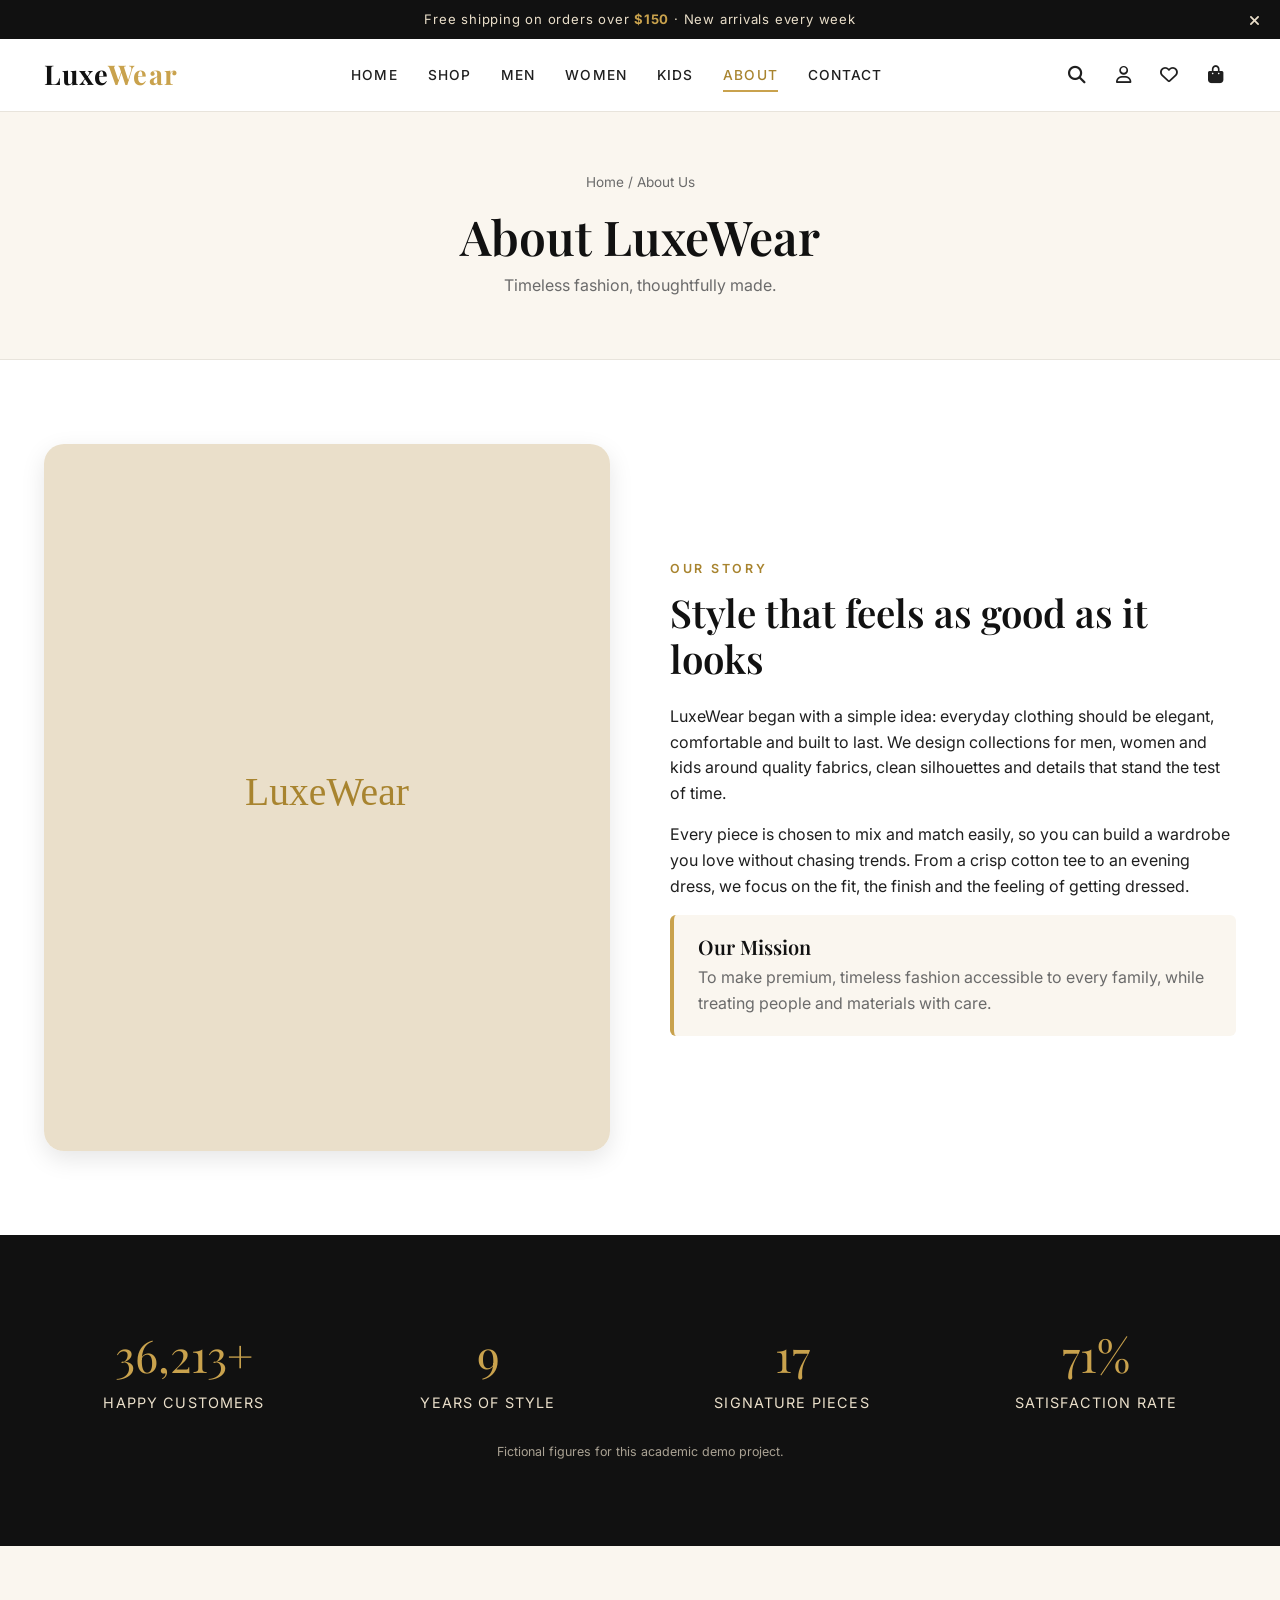
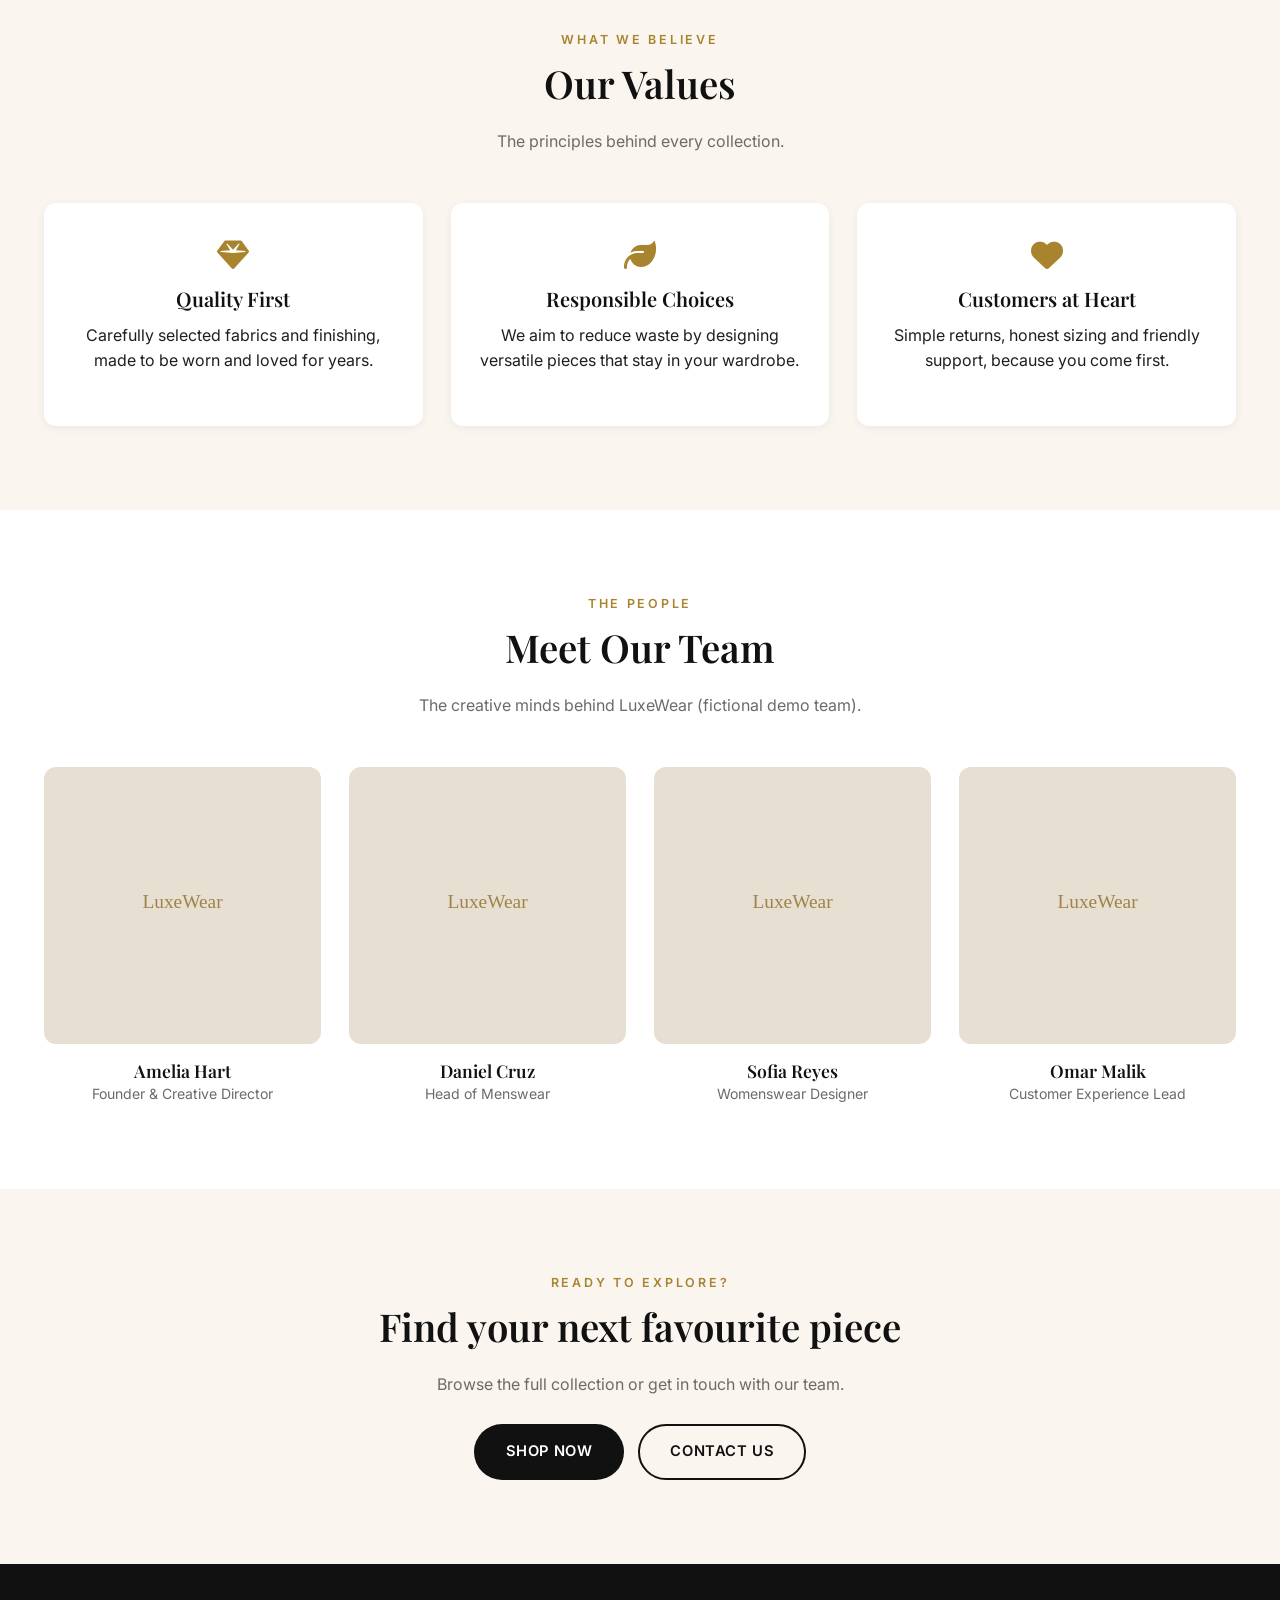
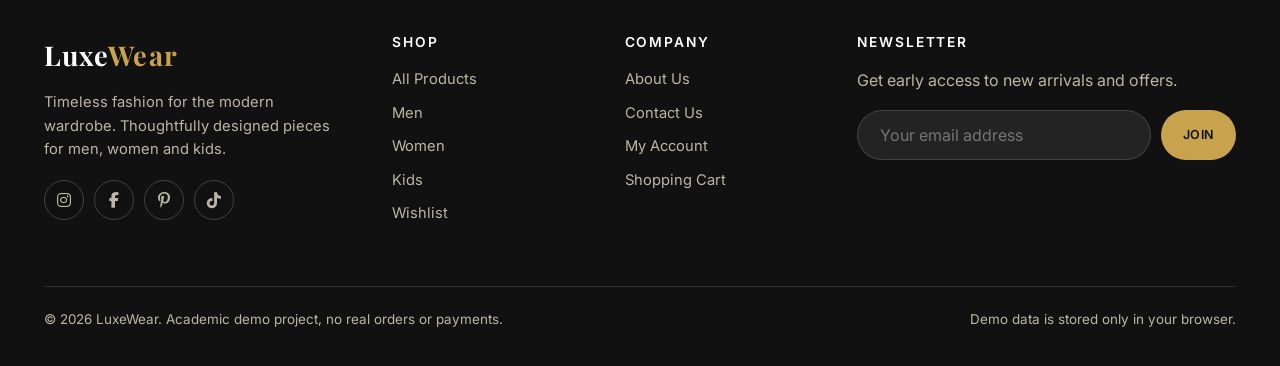
<file: about.html>
<!DOCTYPE html>
<html lang="en">
<head>
  <meta charset="UTF-8">
  <meta name="viewport" content="width=device-width, initial-scale=1">
  <meta name="description" content="Learn about LuxeWear: our story, mission, values and team. Academic demo brand.">
  <title>About Us – LuxeWear</title>

  <script>document.documentElement.classList.add('js');</script>

  <link rel="preconnect" href="https://fonts.googleapis.com">
  <link rel="preconnect" href="https://fonts.gstatic.com" crossorigin>
  <link rel="stylesheet" href="https://fonts.googleapis.com/css2?family=Inter:wght@400;500;600;700&family=Playfair+Display:wght@500;600;700&display=swap">
  <link rel="stylesheet" href="https://cdnjs.cloudflare.com/ajax/libs/font-awesome/6.5.1/css/all.min.css">

  <link rel="stylesheet" href="assets/css/style.css">
  <link rel="stylesheet" href="assets/css/responsive.css">
  <link rel="stylesheet" href="assets/css/animations.css">
</head>
<body data-page="about">

  <div id="site-header"></div>

  <main id="main-content">

    <section class="page-banner">
      <div class="container">
        <nav class="breadcrumb" aria-label="Breadcrumb">
          <a href="index.html">Home</a> / <span>About Us</span>
        </nav>
        <h1>About LuxeWear</h1>
        <p>Timeless fashion, thoughtfully made.</p>
      </div>
    </section>

    <!-- ===== Brand story ===== -->
    <section class="section">
      <div class="container">
        <div class="split">
          <img class="reveal-left"
               src="https://images.unsplash.com/photo-1441984904996-e0b6ba687e04?auto=format&fit=crop&w=900&h=1100&q=80"
               alt="Inside a LuxeWear boutique" loading="lazy">

          <div class="reveal-right">
            <span class="section-eyebrow">Our Story</span>
            <h2>Style that feels as good as it looks</h2>
            <p>
              LuxeWear began with a simple idea: everyday clothing should be elegant, comfortable and
              built to last. We design collections for men, women and kids around quality fabrics,
              clean silhouettes and details that stand the test of time.
            </p>
            <p>
              Every piece is chosen to mix and match easily, so you can build a wardrobe you love
              without chasing trends. From a crisp cotton tee to an evening dress, we focus on the
              fit, the finish and the feeling of getting dressed.
            </p>

            <div class="mission-box">
              <h3>Our Mission</h3>
              <p>To make premium, timeless fashion accessible to every family, while treating people and materials with care.</p>
            </div>
          </div>
        </div>
      </div>
    </section>

    <!-- ===== Stats ===== -->
    <section class="section section-dark">
      <div class="container">
        <div class="stats-grid" data-stagger>
          <div class="reveal">
            <span class="stat-number" data-count-to="50000" data-suffix="+">50,000+</span>
            <span class="stat-label">Happy Customers</span>
          </div>
          <div class="reveal">
            <span class="stat-number" data-count-to="12" data-suffix="">12</span>
            <span class="stat-label">Years of Style</span>
          </div>
          <div class="reveal">
            <span class="stat-number" data-count-to="24" data-suffix="">24</span>
            <span class="stat-label">Signature Pieces</span>
          </div>
          <div class="reveal">
            <span class="stat-number" data-count-to="98" data-suffix="%">98%</span>
            <span class="stat-label">Satisfaction Rate</span>
          </div>
        </div>
        <p class="stats-note">Fictional figures for this academic demo project.</p>
      </div>
    </section>

    <!-- ===== Values ===== -->
    <section class="section section-cream">
      <div class="container">
        <div class="section-header reveal">
          <span class="section-eyebrow">What We Believe</span>
          <h2>Our Values</h2>
          <p class="section-subtitle">The principles behind every collection.</p>
        </div>

        <div class="values-grid" data-stagger>
          <div class="value-card reveal">
            <i class="fa-solid fa-gem"></i>
            <h3>Quality First</h3>
            <p>Carefully selected fabrics and finishing, made to be worn and loved for years.</p>
          </div>
          <div class="value-card reveal">
            <i class="fa-solid fa-leaf"></i>
            <h3>Responsible Choices</h3>
            <p>We aim to reduce waste by designing versatile pieces that stay in your wardrobe.</p>
          </div>
          <div class="value-card reveal">
            <i class="fa-solid fa-heart"></i>
            <h3>Customers at Heart</h3>
            <p>Simple returns, honest sizing and friendly support, because you come first.</p>
          </div>
        </div>
      </div>
    </section>

    <!-- ===== Team ===== -->
    <section class="section">
      <div class="container">
        <div class="section-header reveal">
          <span class="section-eyebrow">The People</span>
          <h2>Meet Our Team</h2>
          <p class="section-subtitle">The creative minds behind LuxeWear (fictional demo team).</p>
        </div>

        <div class="team-grid" data-stagger>
          <div class="team-card reveal">
            <img src="https://images.unsplash.com/photo-1573496359142-b8d87734a5a2?auto=format&fit=crop&w=600&h=600&q=80" alt="Portrait of Amelia Hart" loading="lazy">
            <h3>Amelia Hart</h3>
            <p>Founder &amp; Creative Director</p>
          </div>
          <div class="team-card reveal">
            <img src="https://images.unsplash.com/photo-1507003211169-0a1dd7228f2d?auto=format&fit=crop&w=600&h=600&q=80" alt="Portrait of Daniel Cruz" loading="lazy">
            <h3>Daniel Cruz</h3>
            <p>Head of Menswear</p>
          </div>
          <div class="team-card reveal">
            <img src="https://images.unsplash.com/photo-1494790108377-be9c29b29330?auto=format&fit=crop&w=600&h=600&q=80" alt="Portrait of Sofia Reyes" loading="lazy">
            <h3>Sofia Reyes</h3>
            <p>Womenswear Designer</p>
          </div>
          <div class="team-card reveal">
            <img src="https://images.unsplash.com/photo-1472099645785-5658abf4ff4e?auto=format&fit=crop&w=600&h=600&q=80" alt="Portrait of Omar Malik" loading="lazy">
            <h3>Omar Malik</h3>
            <p>Customer Experience Lead</p>
          </div>
        </div>
      </div>
    </section>

    <!-- ===== Call to action ===== -->
    <section class="section section-cream">
      <div class="container text-center reveal">
        <span class="section-eyebrow">Ready to Explore?</span>
        <h2>Find your next favourite piece</h2>
        <p class="section-subtitle" style="margin-bottom: 26px;">Browse the full collection or get in touch with our team.</p>
        <div class="hero-buttons" style="justify-content: center;">
          <a href="shop.html" class="btn btn-primary">Shop Now</a>
          <a href="contact.html" class="btn btn-outline">Contact Us</a>
        </div>
      </div>
    </section>

  </main>

  <footer id="site-footer"></footer>

  <script src="assets/js/products.js"></script>
  <script src="assets/js/storage.js"></script>
  <script src="assets/js/common.js"></script>
  <script src="assets/js/animations.js"></script>
</body>
</html>
</file>
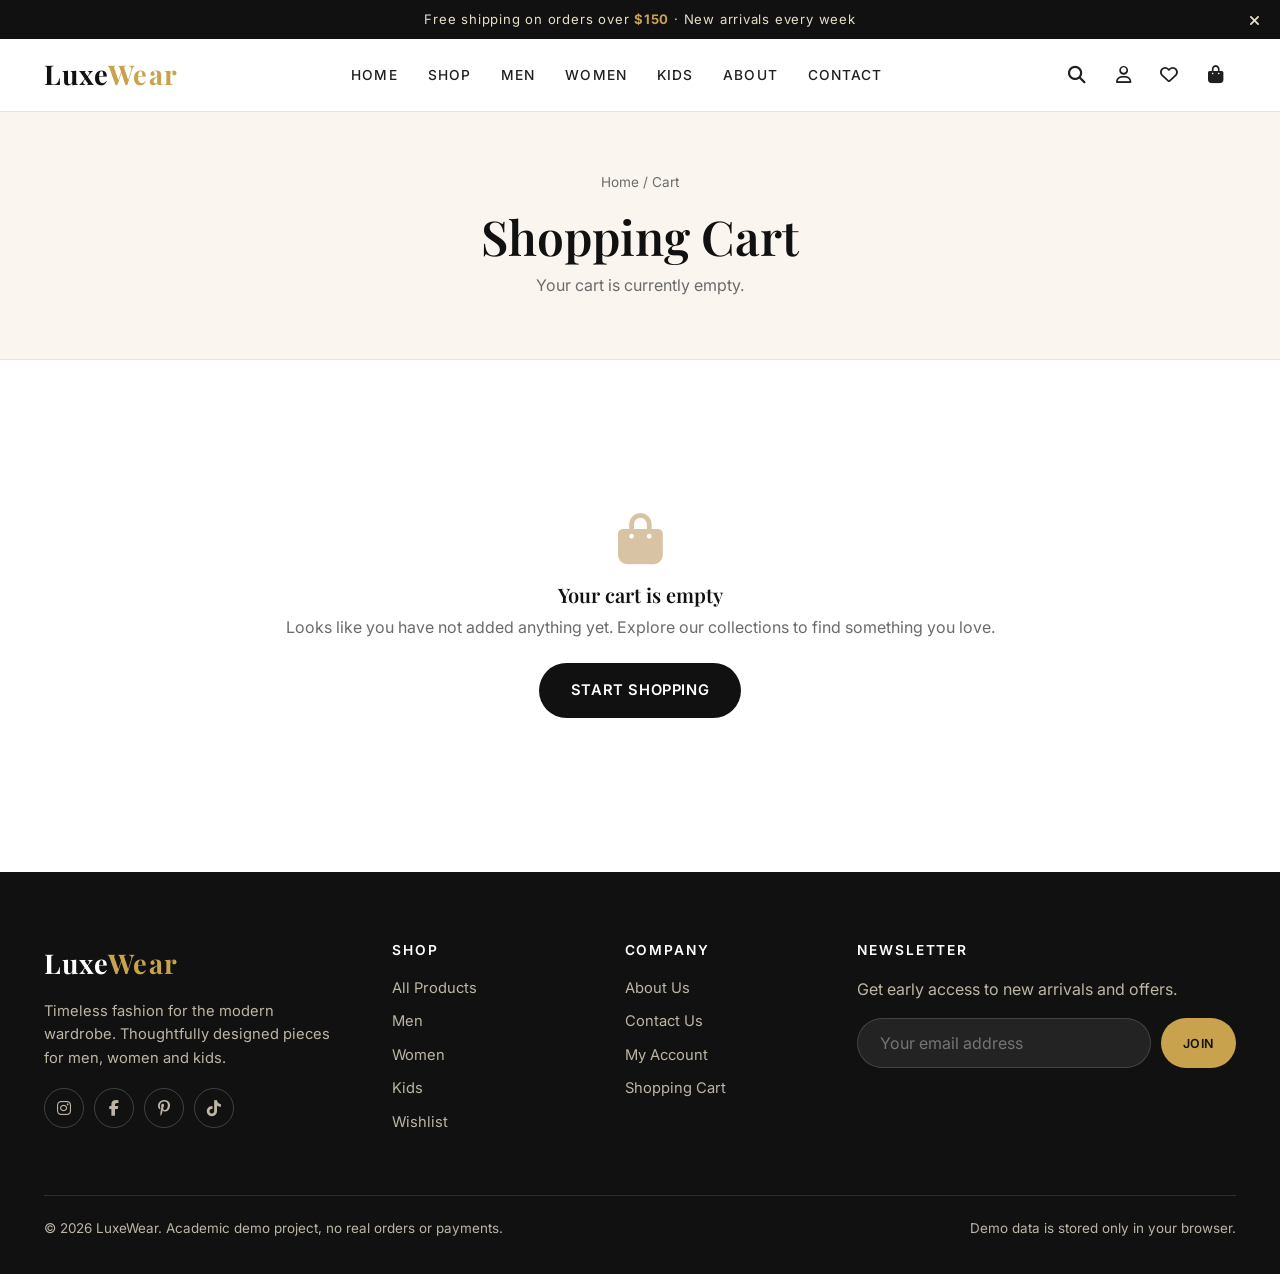
<file: cart.html>
<!DOCTYPE html>
<html lang="en">
<head>
  <meta charset="UTF-8">
  <meta name="viewport" content="width=device-width, initial-scale=1">
  <meta name="description" content="Review the items in your LuxeWear shopping cart.">
  <title>Shopping Cart – LuxeWear</title>

  <script>document.documentElement.classList.add('js');</script>

  <link rel="preconnect" href="https://fonts.googleapis.com">
  <link rel="preconnect" href="https://fonts.gstatic.com" crossorigin>
  <link rel="stylesheet" href="https://fonts.googleapis.com/css2?family=Inter:wght@400;500;600;700&family=Playfair+Display:wght@500;600;700&display=swap">
  <link rel="stylesheet" href="https://cdnjs.cloudflare.com/ajax/libs/font-awesome/6.5.1/css/all.min.css">

  <link rel="stylesheet" href="assets/css/style.css">
  <link rel="stylesheet" href="assets/css/responsive.css">
  <link rel="stylesheet" href="assets/css/animations.css">
</head>
<body data-page="cart">

  <div id="site-header"></div>

  <main id="main-content">

    <section class="page-banner">
      <div class="container">
        <nav class="breadcrumb" aria-label="Breadcrumb">
          <a href="index.html">Home</a> / <span>Cart</span>
        </nav>
        <h1>Shopping Cart</h1>
        <p id="cart-subtitle">Review your items before checkout.</p>
      </div>
    </section>

    <section class="section">
      <div class="container">
        <!-- Filled by cart.js -->
        <div id="cart-content"></div>
      </div>
    </section>

  </main>

  <footer id="site-footer"></footer>

  <script src="assets/js/products.js"></script>
  <script src="assets/js/storage.js"></script>
  <script src="assets/js/common.js"></script>
  <script src="assets/js/cart.js"></script>
  <script src="assets/js/animations.js"></script>
</body>
</html>
</file>
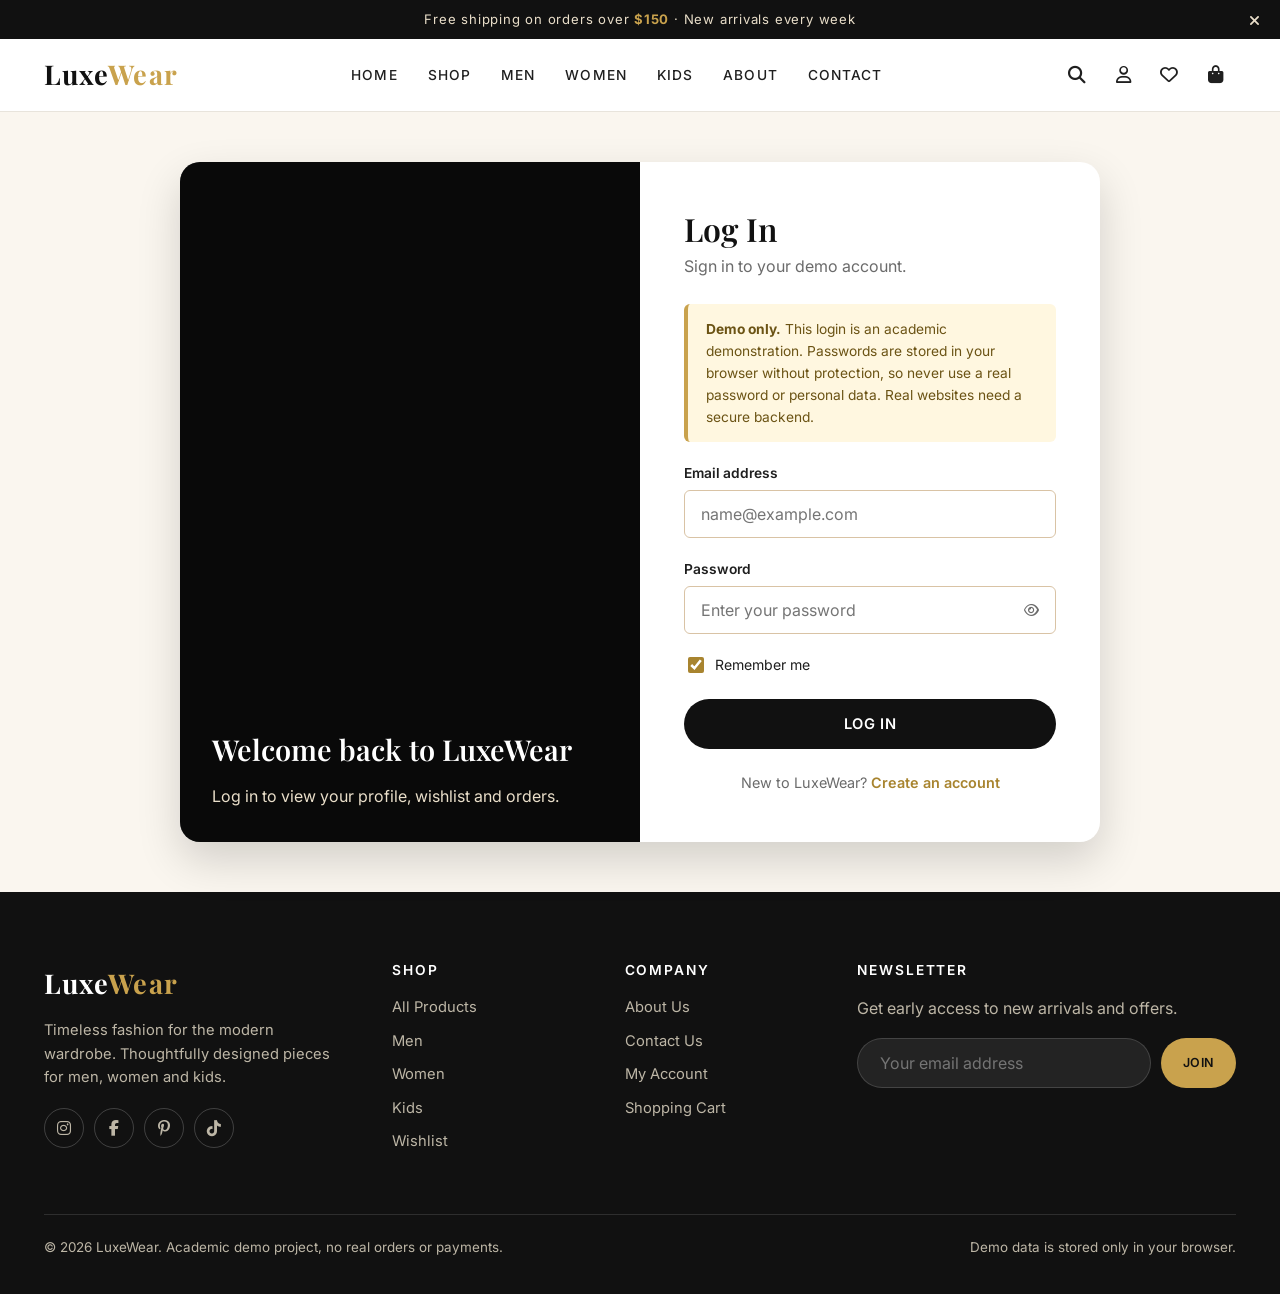
<file: checkout.html>
<!DOCTYPE html>
<html lang="en">
<head>
  <meta charset="UTF-8">
  <meta name="viewport" content="width=device-width, initial-scale=1">
  <meta name="description" content="Complete your LuxeWear demo order.">
  <title>Checkout – LuxeWear</title>

  <script>document.documentElement.classList.add('js');</script>

  <link rel="preconnect" href="https://fonts.googleapis.com">
  <link rel="preconnect" href="https://fonts.gstatic.com" crossorigin>
  <link rel="stylesheet" href="https://fonts.googleapis.com/css2?family=Inter:wght@400;500;600;700&family=Playfair+Display:wght@500;600;700&display=swap">
  <link rel="stylesheet" href="https://cdnjs.cloudflare.com/ajax/libs/font-awesome/6.5.1/css/all.min.css">

  <link rel="stylesheet" href="assets/css/style.css">
  <link rel="stylesheet" href="assets/css/responsive.css">
  <link rel="stylesheet" href="assets/css/animations.css">
</head>
<body data-page="checkout">

  <div id="site-header"></div>

  <main id="main-content">

    <section class="page-banner">
      <div class="container">
        <nav class="breadcrumb" aria-label="Breadcrumb">
          <a href="index.html">Home</a> / <a href="cart.html">Cart</a> / <span>Checkout</span>
        </nav>
        <h1>Checkout</h1>
        <p id="checkout-subtitle">Enter your details to place a demo order.</p>
      </div>
    </section>

    <section class="section">
      <div class="container">

        <!-- Shown when the cart is empty -->
        <div class="empty-state hidden" id="checkout-empty">
          <i class="fa-solid fa-bag-shopping"></i>
          <h3>Your cart is empty</h3>
          <p>Add some products to your cart before checking out.</p>
          <a href="shop.html" class="btn btn-primary">Start Shopping</a>
        </div>

        <!-- Hidden until checkout.js confirms login and a non-empty cart -->
        <div class="checkout-layout hidden" id="checkout-root">

          <form id="checkout-form" class="checkout-form" novalidate>

            <div class="alert alert-warning" role="note">
              <strong>Demo only.</strong> Please use made-up details. This form does not ask for any
              payment information, and no real order is created.
            </div>

            <h3>Contact Information</h3>
            <div class="form-row">
              <div class="form-group">
                <label for="co-name">Full name</label>
                <input type="text" id="co-name" class="form-control" maxlength="60" autocomplete="name">
                <span class="form-error"></span>
              </div>
              <div class="form-group">
                <label for="co-email">Email address</label>
                <input type="email" id="co-email" class="form-control" autocomplete="email">
                <span class="form-error"></span>
              </div>
            </div>

            <div class="form-group">
              <label for="co-phone">Phone number</label>
              <input type="tel" id="co-phone" class="form-control" placeholder="e.g. +1 555 010 0000" maxlength="20" autocomplete="tel">
              <span class="form-error"></span>
            </div>

            <h3>Shipping Address</h3>
            <div class="form-group">
              <label for="co-address">Street address</label>
              <input type="text" id="co-address" class="form-control" placeholder="Demo address only" maxlength="120" autocomplete="street-address">
              <span class="form-error"></span>
            </div>

            <div class="form-row">
              <div class="form-group">
                <label for="co-city">City</label>
                <input type="text" id="co-city" class="form-control" maxlength="60" autocomplete="address-level2">
                <span class="form-error"></span>
              </div>
              <div class="form-group">
                <label for="co-postal">Postal code</label>
                <input type="text" id="co-postal" class="form-control" maxlength="10" autocomplete="postal-code">
                <span class="form-error"></span>
              </div>
            </div>

            <div class="form-group">
              <label for="co-country">Country</label>
              <select id="co-country" class="form-control" autocomplete="country-name">
                <option value="">Select your country</option>
                <option>Australia</option>
                <option>Canada</option>
                <option>Pakistan</option>
                <option>United Arab Emirates</option>
                <option>United Kingdom</option>
                <option>United States</option>
                <option>Other</option>
              </select>
              <span class="form-error"></span>
            </div>

            <h3>Delivery Notes</h3>
            <div class="form-group">
              <label for="co-notes">Notes (optional)</label>
              <textarea id="co-notes" class="form-control" rows="3" maxlength="200" placeholder="Anything we should know?"></textarea>
            </div>

            <button type="submit" class="btn btn-primary btn-block checkout-submit" id="place-order-btn">Place Demo Order </button>
          </form>

          <!-- Filled by checkout.js -->
          <aside class="summary-box" id="checkout-summary" aria-label="Order summary"></aside>

        </div>

      </div>
    </section>

  </main>

  <footer id="site-footer"></footer>

  <script src="assets/js/products.js"></script>
  <script src="assets/js/storage.js"></script>
  <script src="assets/js/common.js"></script>
  <script src="assets/js/checkout.js"></script>
  <script src="assets/js/animations.js"></script>
</body>
</html>
</file>
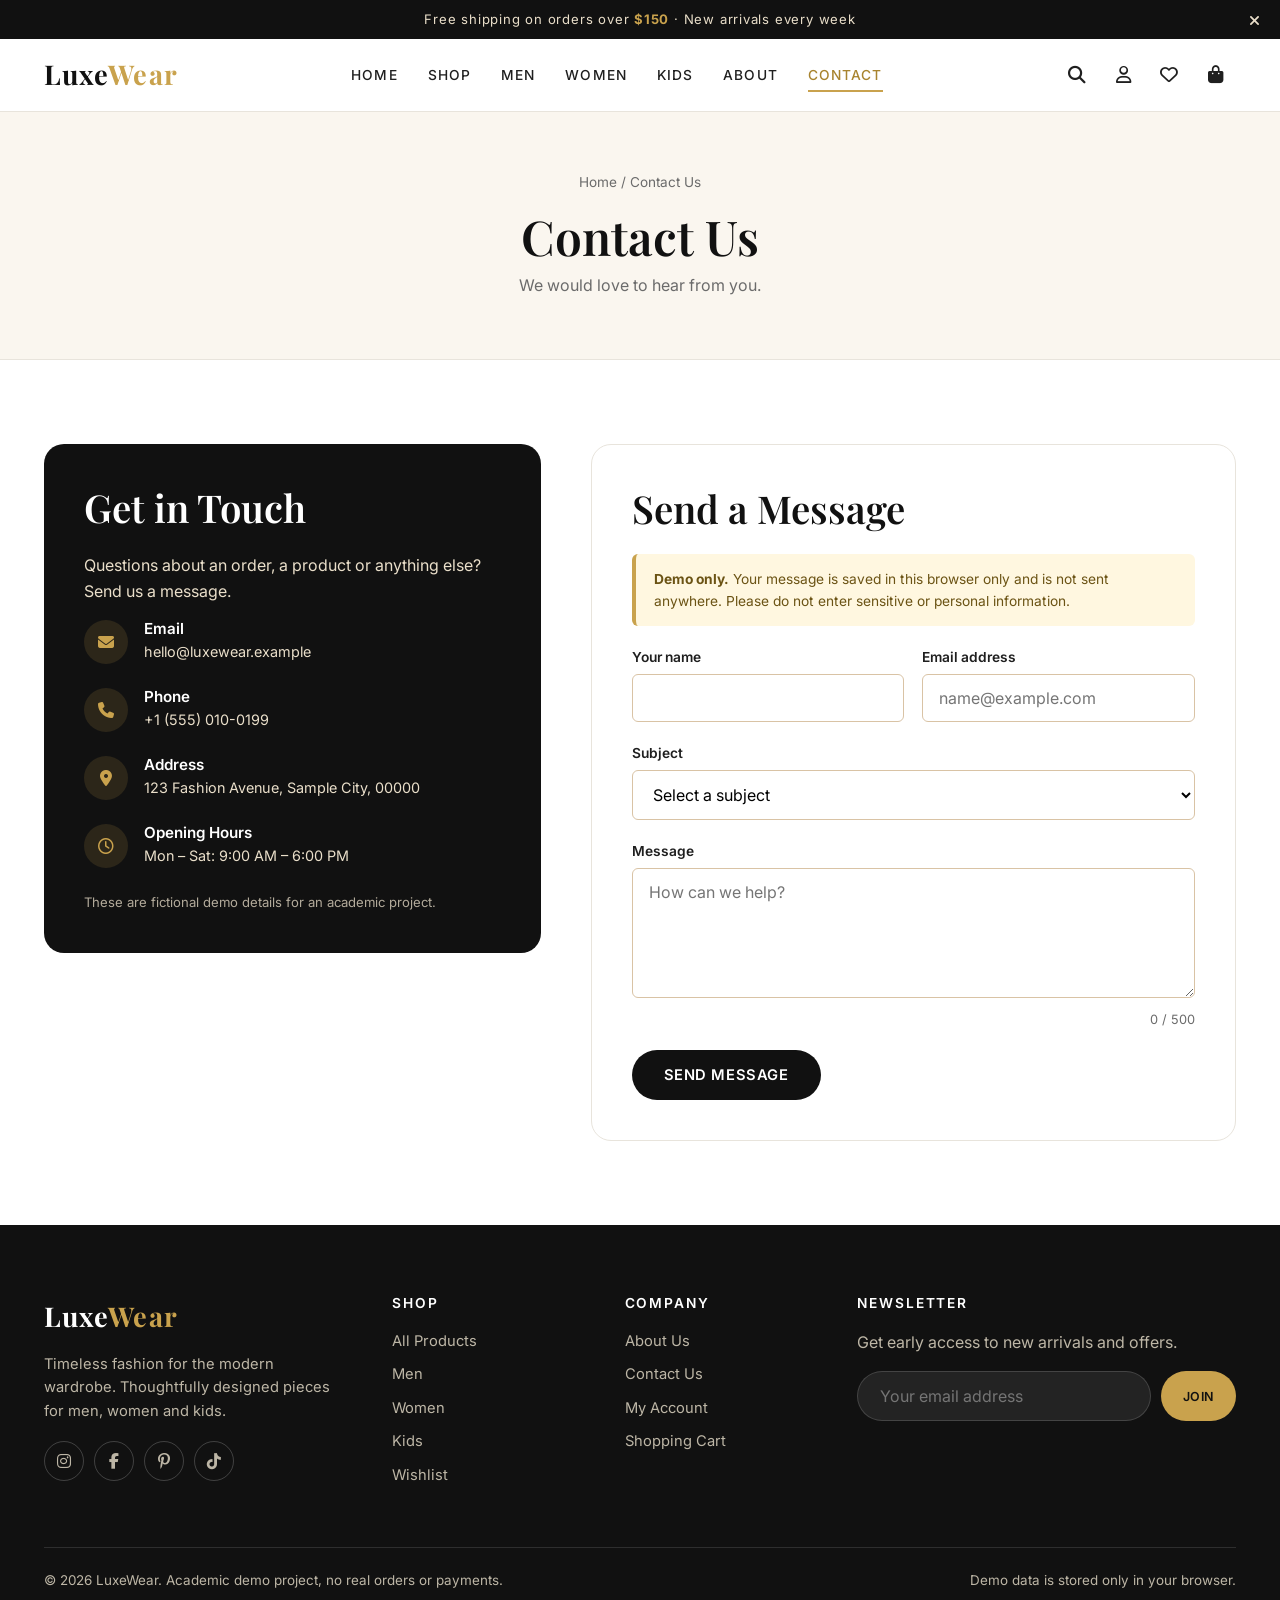
<file: contact.html>
<!DOCTYPE html>
<html lang="en">
<head>
  <meta charset="UTF-8">
  <meta name="viewport" content="width=device-width, initial-scale=1">
  <meta name="description" content="Contact LuxeWear. Demo contact form for an academic project.">
  <title>Contact Us – LuxeWear</title>

  <script>document.documentElement.classList.add('js');</script>

  <link rel="preconnect" href="https://fonts.googleapis.com">
  <link rel="preconnect" href="https://fonts.gstatic.com" crossorigin>
  <link rel="stylesheet" href="https://fonts.googleapis.com/css2?family=Inter:wght@400;500;600;700&family=Playfair+Display:wght@500;600;700&display=swap">
  <link rel="stylesheet" href="https://cdnjs.cloudflare.com/ajax/libs/font-awesome/6.5.1/css/all.min.css">

  <link rel="stylesheet" href="assets/css/style.css">
  <link rel="stylesheet" href="assets/css/responsive.css">
  <link rel="stylesheet" href="assets/css/animations.css">
</head>
<body data-page="contact">

  <div id="site-header"></div>

  <main id="main-content">

    <section class="page-banner">
      <div class="container">
        <nav class="breadcrumb" aria-label="Breadcrumb">
          <a href="index.html">Home</a> / <span>Contact Us</span>
        </nav>
        <h1>Contact Us</h1>
        <p>We would love to hear from you.</p>
      </div>
    </section>

    <section class="section">
      <div class="container">
        <div class="contact-layout">

          <!-- Demo contact details -->
          <aside class="contact-info reveal-left">
            <h2>Get in Touch</h2>
            <p>Questions about an order, a product or anything else? Send us a message.</p>

            <div class="info-item">
              <i class="fa-solid fa-envelope" aria-hidden="true"></i>
              <div>
                <h4>Email</h4>
                <p>hello@luxewear.example</p>
              </div>
            </div>
            <div class="info-item">
              <i class="fa-solid fa-phone" aria-hidden="true"></i>
              <div>
                <h4>Phone</h4>
                <p>+1 (555) 010-0199</p>
              </div>
            </div>
            <div class="info-item">
              <i class="fa-solid fa-location-dot" aria-hidden="true"></i>
              <div>
                <h4>Address</h4>
                <p>123 Fashion Avenue, Sample City, 00000</p>
              </div>
            </div>
            <div class="info-item">
              <i class="fa-regular fa-clock" aria-hidden="true"></i>
              <div>
                <h4>Opening Hours</h4>
                <p>Mon &ndash; Sat: 9:00 AM &ndash; 6:00 PM</p>
              </div>
            </div>

            <p class="contact-note">These are fictional demo details for an academic project.</p>
          </aside>

          <!-- Contact form -->
          <div class="contact-form-box reveal-right">
            <h2>Send a Message</h2>

            <div class="alert alert-warning" role="note">
              <strong>Demo only.</strong> Your message is saved in this browser only and is not sent
              anywhere. Please do not enter sensitive or personal information.
            </div>

            <div id="contact-alert" class="alert hidden" role="status" aria-live="polite"></div>

            <form id="contact-form" novalidate>
              <div class="form-row">
                <div class="form-group">
                  <label for="contact-name">Your name</label>
                  <input type="text" id="contact-name" class="form-control" maxlength="60" autocomplete="name">
                  <span class="form-error"></span>
                </div>
                <div class="form-group">
                  <label for="contact-email">Email address</label>
                  <input type="email" id="contact-email" class="form-control" placeholder="name@example.com" autocomplete="email">
                  <span class="form-error"></span>
                </div>
              </div>

              <div class="form-group">
                <label for="contact-subject">Subject</label>
                <select id="contact-subject" class="form-control">
                  <option value="">Select a subject</option>
                  <option>Order question</option>
                  <option>Product question</option>
                  <option>Returns &amp; exchanges</option>
                  <option>Feedback</option>
                  <option>Other</option>
                </select>
                <span class="form-error"></span>
              </div>

              <div class="form-group">
                <label for="contact-message">Message</label>
                <textarea id="contact-message" class="form-control" rows="5" maxlength="500" placeholder="How can we help?"></textarea>
                <div class="char-counter" id="char-counter">0 / 500</div>
                <span class="form-error"></span>
              </div>

              <button type="submit" class="btn btn-primary" id="contact-submit">Send Message</button>
            </form>
          </div>

        </div>
      </div>
    </section>

  </main>

  <footer id="site-footer"></footer>

  <script src="assets/js/products.js"></script>
  <script src="assets/js/storage.js"></script>
  <script src="assets/js/common.js"></script>
  <script src="assets/js/contact.js"></script>
  <script src="assets/js/animations.js"></script>
</body>
</html>
</file>
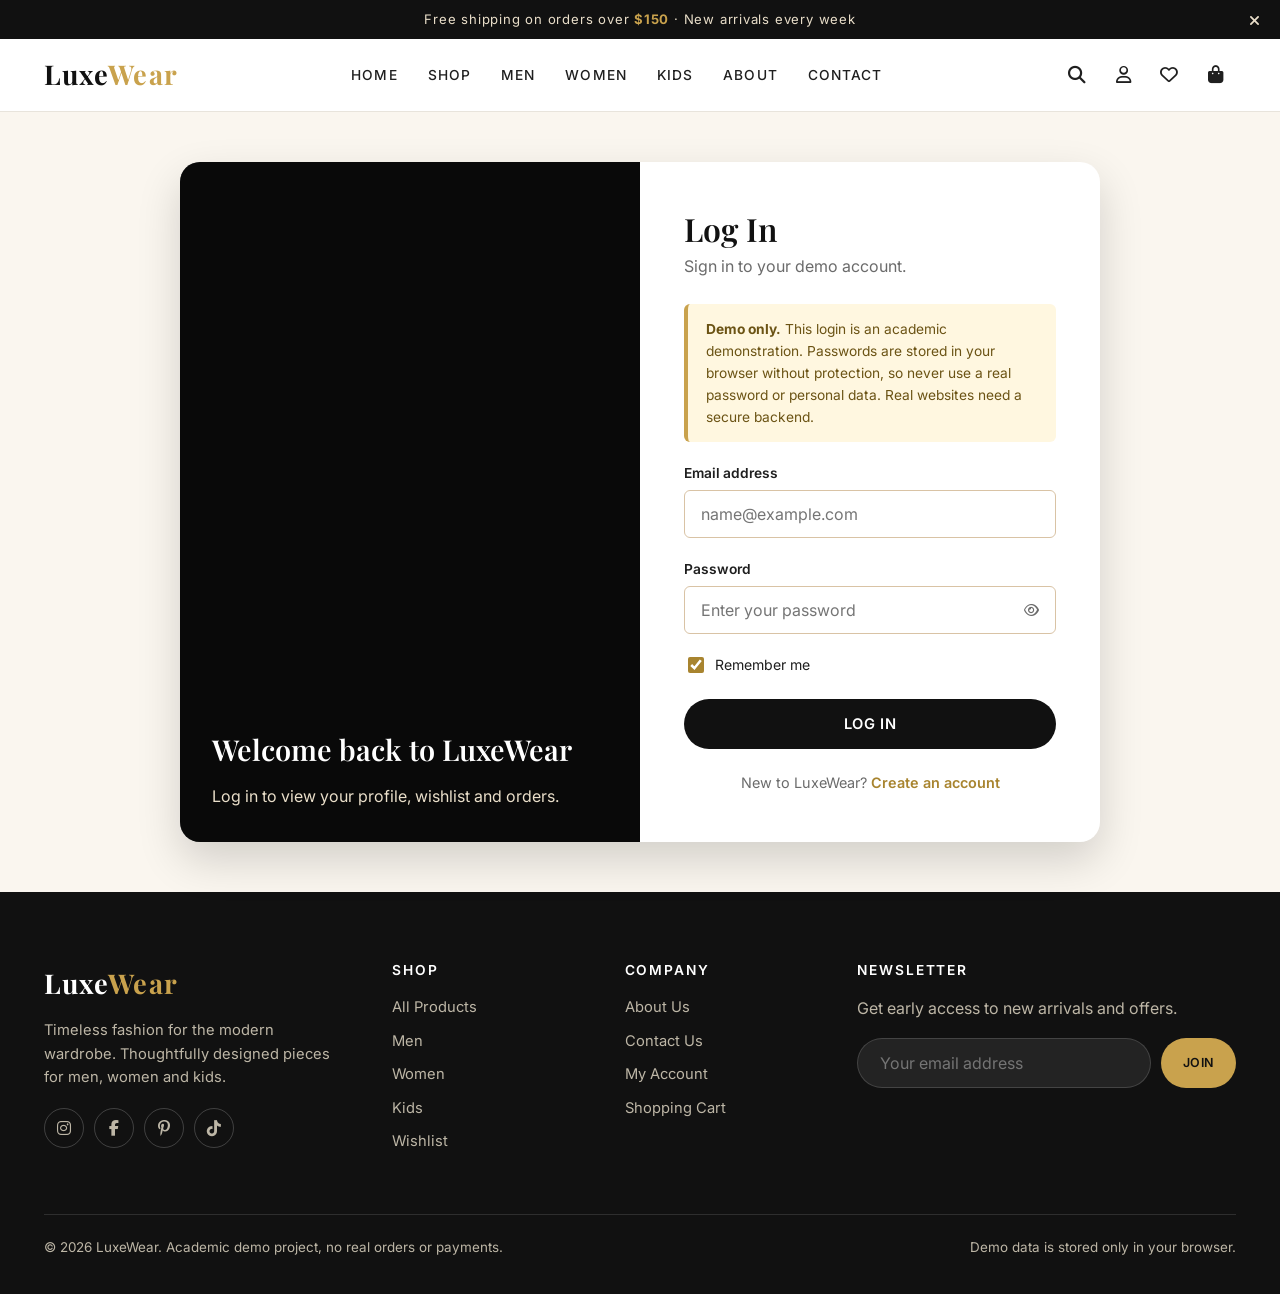
<file: login.html>
<!DOCTYPE html>
<html lang="en">
<head>
  <meta charset="UTF-8">
  <meta name="viewport" content="width=device-width, initial-scale=1">
  <meta name="description" content="Log in to your LuxeWear demo account.">
  <title>Log In – LuxeWear</title>

  <script>document.documentElement.classList.add('js');</script>

  <link rel="preconnect" href="https://fonts.googleapis.com">
  <link rel="preconnect" href="https://fonts.gstatic.com" crossorigin>
  <link rel="stylesheet" href="https://fonts.googleapis.com/css2?family=Inter:wght@400;500;600;700&family=Playfair+Display:wght@500;600;700&display=swap">
  <link rel="stylesheet" href="https://cdnjs.cloudflare.com/ajax/libs/font-awesome/6.5.1/css/all.min.css">

  <link rel="stylesheet" href="assets/css/style.css">
  <link rel="stylesheet" href="assets/css/responsive.css">
  <link rel="stylesheet" href="assets/css/animations.css">
</head>
<body data-page="login">

  <div id="site-header"></div>

  <main id="main-content">
    <section class="auth-section">
      <div class="container">
        <div class="auth-card reveal">

          <div class="auth-image" style="background-image: url('https://images.unsplash.com/photo-1445205170230-053b83016050?auto=format&fit=crop&w=900&q=80');">
            <div class="auth-image-text">
              <h2>Welcome back to LuxeWear</h2>
              <p>Log in to view your profile, wishlist and orders.</p>
            </div>
          </div>

          <div class="auth-form">
            <h1>Log In</h1>
            <p class="subtitle">Sign in to your demo account.</p>

            <div class="alert alert-warning" role="note">
              <strong>Demo only.</strong> This login is an academic demonstration. Passwords are stored
              in your browser without protection, so never use a real password or personal data.
              Real websites need a secure backend.
            </div>

            <div id="form-alert" class="alert hidden" role="alert"></div>

            <form id="login-form" novalidate>
              <div class="form-group">
                <label for="login-email">Email address</label>
                <input type="email" id="login-email" class="form-control" placeholder="name@example.com" autocomplete="username">
                <span class="form-error"></span>
              </div>

              <div class="form-group">
                <label for="login-password">Password</label>
                <div class="input-wrapper">
                  <input type="password" id="login-password" class="form-control" placeholder="Enter your password" autocomplete="current-password">
                  <button type="button" class="password-toggle" aria-label="Show password" aria-pressed="false">
                    <i class="fa-regular fa-eye"></i>
                  </button>
                </div>
                <span class="form-error"></span>
              </div>

              <div class="form-links">
                <label class="checkbox-row" for="remember-me">
                  <input type="checkbox" id="remember-me" checked> Remember me
                </label>
              </div>

              <button type="submit" class="btn btn-primary btn-block">Log In</button>
            </form>

            <p class="auth-switch">
              New to LuxeWear?
              <a href="signup.html" class="link-gold" data-auth-switch="signup.html">Create an account</a>
            </p>
          </div>

        </div>
      </div>
    </section>
  </main>

  <footer id="site-footer"></footer>

  <script src="assets/js/products.js"></script>
  <script src="assets/js/storage.js"></script>
  <script src="assets/js/common.js"></script>
  <script src="assets/js/auth.js"></script>
  <script src="assets/js/animations.js"></script>
</body>
</html>
</file>
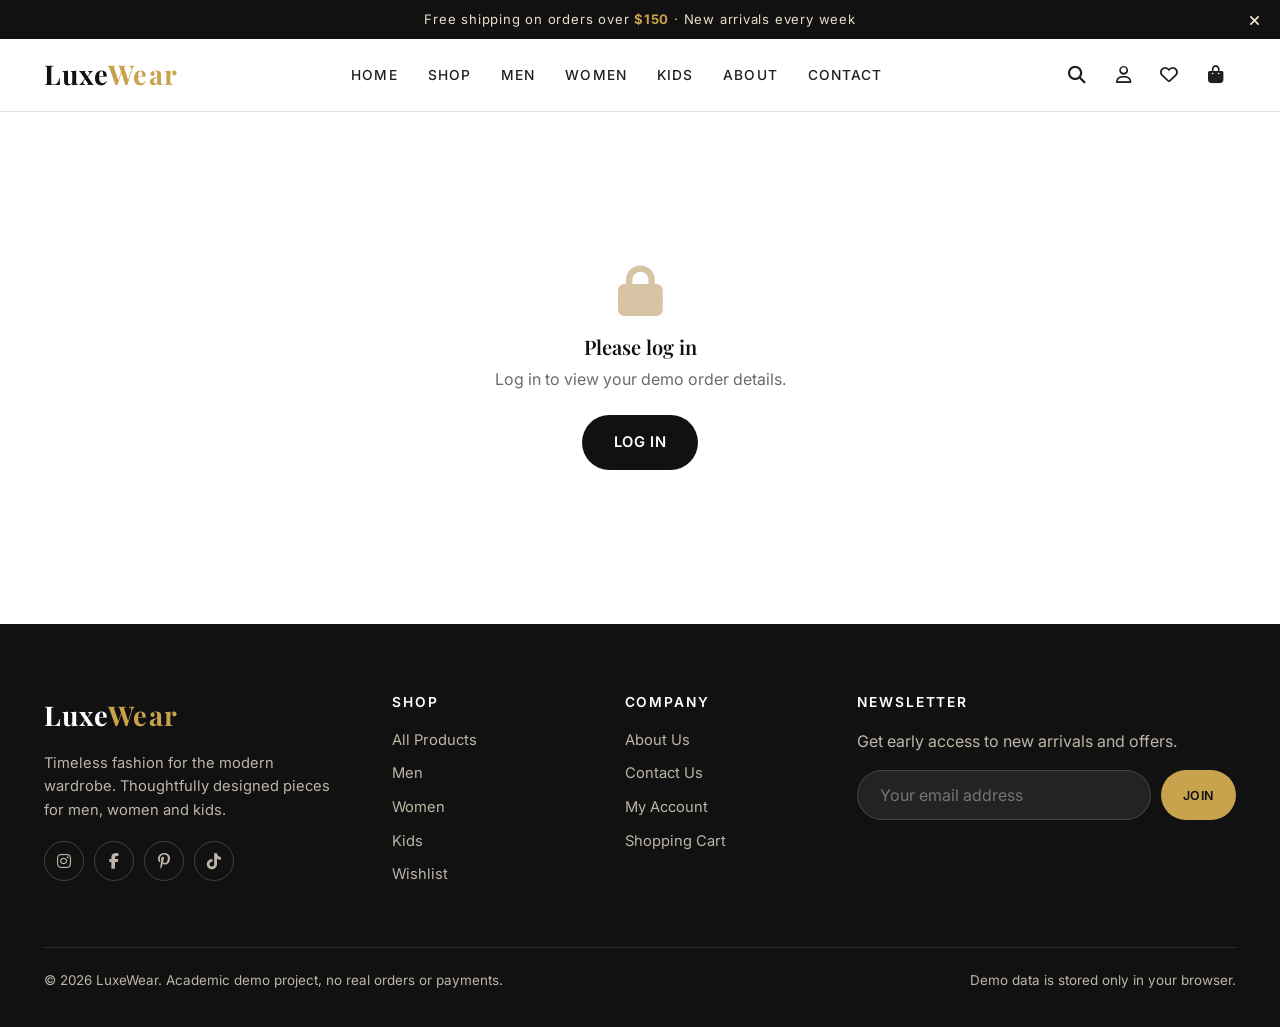
<file: order-confirmation.html>
<!DOCTYPE html>
<html lang="en">
<head>
  <meta charset="UTF-8">
  <meta name="viewport" content="width=device-width, initial-scale=1">
  <meta name="description" content="Your LuxeWear demo order confirmation.">
  <title>Order Confirmation – LuxeWear</title>

  <script>document.documentElement.classList.add('js');</script>

  <link rel="preconnect" href="https://fonts.googleapis.com">
  <link rel="preconnect" href="https://fonts.gstatic.com" crossorigin>
  <link rel="stylesheet" href="https://fonts.googleapis.com/css2?family=Inter:wght@400;500;600;700&family=Playfair+Display:wght@500;600;700&display=swap">
  <link rel="stylesheet" href="https://cdnjs.cloudflare.com/ajax/libs/font-awesome/6.5.1/css/all.min.css">

  <link rel="stylesheet" href="assets/css/style.css">
  <link rel="stylesheet" href="assets/css/responsive.css">
  <link rel="stylesheet" href="assets/css/animations.css">
</head>
<body data-page="order-confirmation">

  <div id="site-header"></div>

  <main id="main-content">
    <section class="section">
      <div class="container">
        <!-- Filled by checkout.js -->
        <div id="confirmation-root"></div>
      </div>
    </section>
  </main>

  <footer id="site-footer"></footer>

  <script src="assets/js/products.js"></script>
  <script src="assets/js/storage.js"></script>
  <script src="assets/js/common.js"></script>
  <script src="assets/js/checkout.js"></script>
  <script src="assets/js/animations.js"></script>
</body>
</html>
</file>
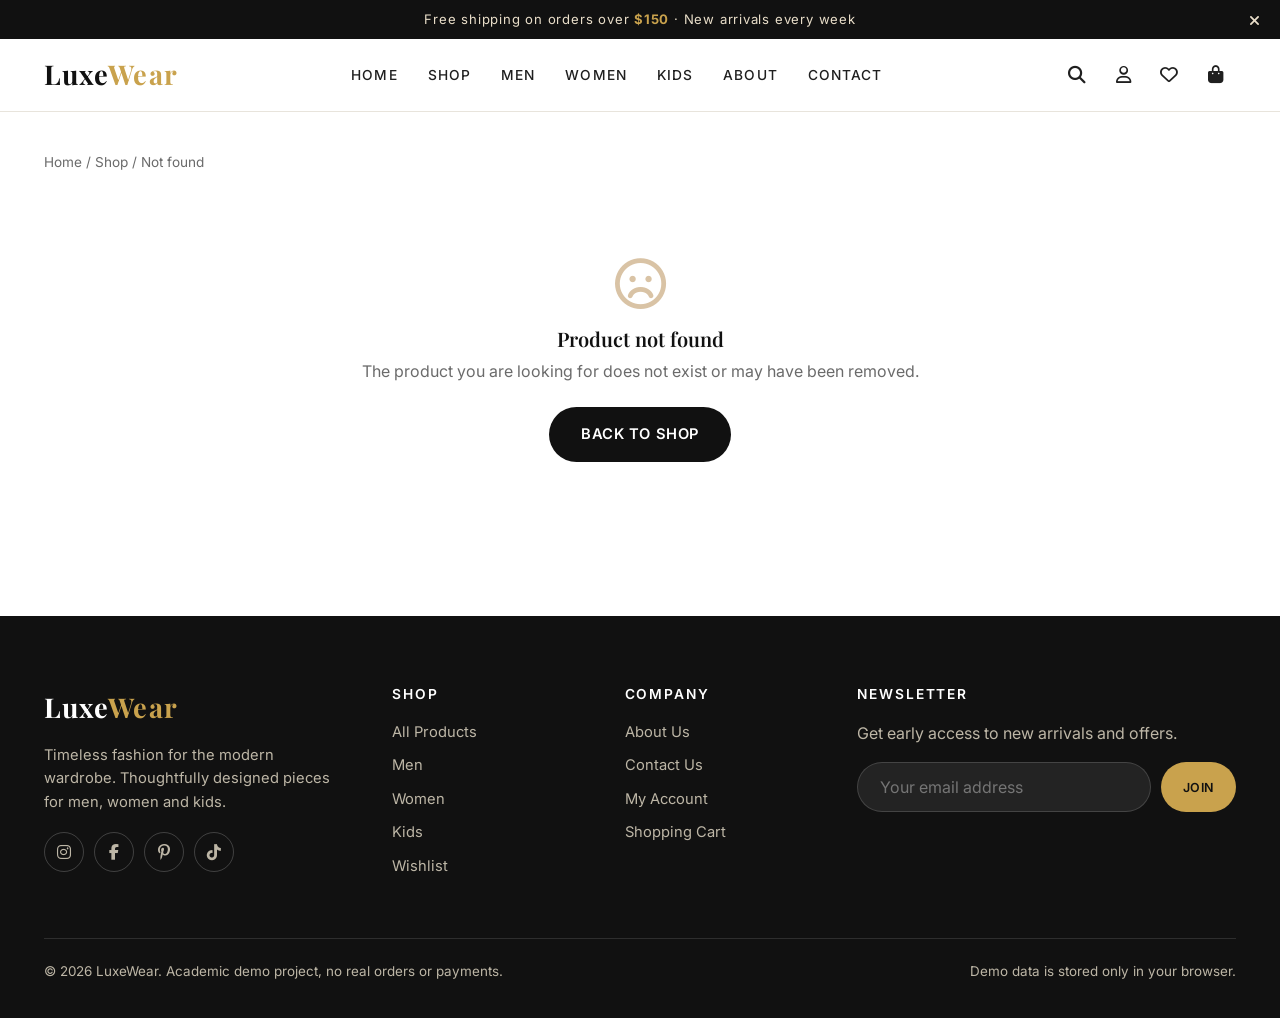
<file: product-details.html>
<!DOCTYPE html>
<html lang="en">
<head>
  <meta charset="UTF-8">
  <meta name="viewport" content="width=device-width, initial-scale=1">
  <meta name="description" content="View product details, choose size and color, and add to cart at LuxeWear.">
  <title>Product Details – LuxeWear</title>

  <script>document.documentElement.classList.add('js');</script>

  <link rel="preconnect" href="https://fonts.googleapis.com">
  <link rel="preconnect" href="https://fonts.gstatic.com" crossorigin>
  <link rel="stylesheet" href="https://fonts.googleapis.com/css2?family=Inter:wght@400;500;600;700&family=Playfair+Display:wght@500;600;700&display=swap">
  <link rel="stylesheet" href="https://cdnjs.cloudflare.com/ajax/libs/font-awesome/6.5.1/css/all.min.css">

  <link rel="stylesheet" href="assets/css/style.css">
  <link rel="stylesheet" href="assets/css/responsive.css">
  <link rel="stylesheet" href="assets/css/animations.css">
</head>
<body data-page="product">

  <div id="site-header"></div>

  <main id="main-content">

    <!-- Product details (filled by product-details.js) -->
    <section class="section" style="padding-top: 40px;">
      <div class="container">
        <nav class="breadcrumb" id="breadcrumb" aria-label="Breadcrumb">
          <a href="index.html">Home</a> / <a href="shop.html">Shop</a>
        </nav>
        <div id="product-detail"></div>
      </div>
    </section>

    <!-- Related products -->
    <section class="section section-cream" id="related-section">
      <div class="container">
        <div class="section-header reveal">
          <span class="section-eyebrow">More to Love</span>
          <h2>You May Also Like</h2>
          <p class="section-subtitle">Handpicked styles from the same collection.</p>
        </div>
        <div class="product-grid" id="related-grid"></div>
      </div>
    </section>

  </main>

  <footer id="site-footer"></footer>

  <script src="assets/js/products.js"></script>
  <script src="assets/js/storage.js"></script>
  <script src="assets/js/common.js"></script>
  <script src="assets/js/product-details.js"></script>
  <script src="assets/js/animations.js"></script>
</body>
</html>
</file>
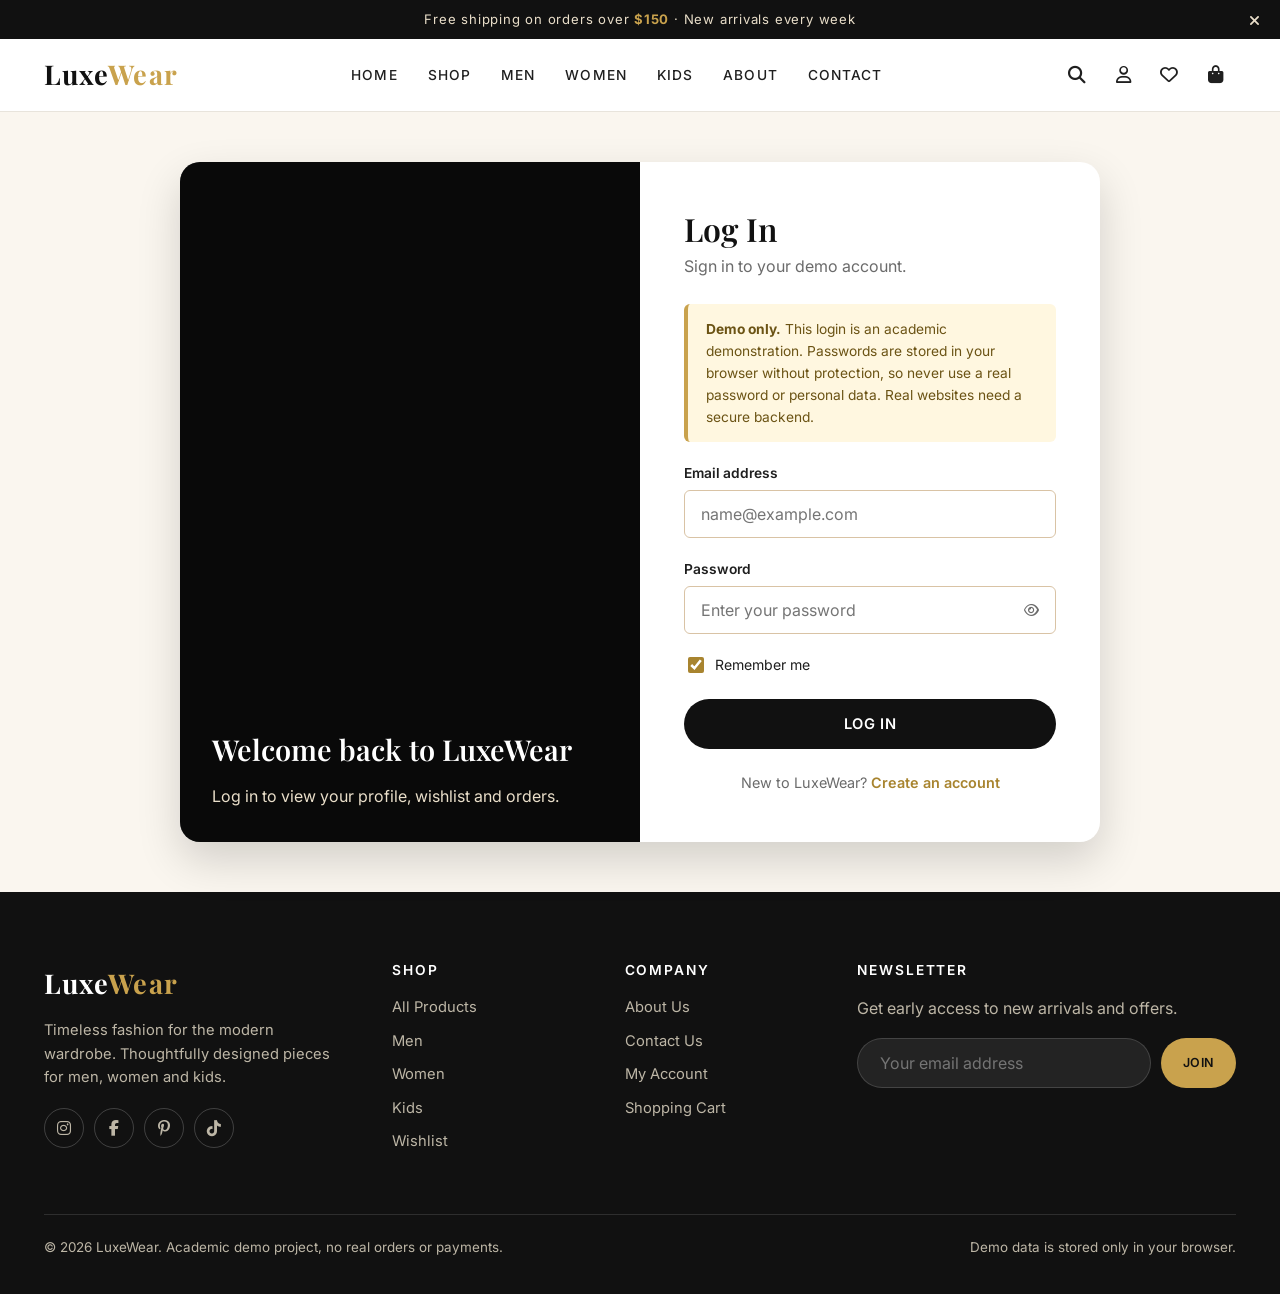
<file: profile.html>
<!DOCTYPE html>
<html lang="en">
<head>
  <meta charset="UTF-8">
  <meta name="viewport" content="width=device-width, initial-scale=1">
  <meta name="description" content="Manage your LuxeWear demo profile and view your orders.">
  <title>My Profile – LuxeWear</title>

  <script>document.documentElement.classList.add('js');</script>

  <link rel="preconnect" href="https://fonts.googleapis.com">
  <link rel="preconnect" href="https://fonts.gstatic.com" crossorigin>
  <link rel="stylesheet" href="https://fonts.googleapis.com/css2?family=Inter:wght@400;500;600;700&family=Playfair+Display:wght@500;600;700&display=swap">
  <link rel="stylesheet" href="https://cdnjs.cloudflare.com/ajax/libs/font-awesome/6.5.1/css/all.min.css">

  <link rel="stylesheet" href="assets/css/style.css">
  <link rel="stylesheet" href="assets/css/responsive.css">
  <link rel="stylesheet" href="assets/css/animations.css">
</head>
<body data-page="profile">

  <div id="site-header"></div>

  <main id="main-content">

    <section class="page-banner">
      <div class="container">
        <nav class="breadcrumb" aria-label="Breadcrumb">
          <a href="index.html">Home</a> / <span>My Profile</span>
        </nav>
        <h1>My Profile</h1>
        <p>Manage your demo account details and view your orders.</p>
      </div>
    </section>

    <section class="section">
      <div class="container">

        <!-- Hidden until profile.js confirms the visitor is logged in -->
        <div class="profile-layout hidden" id="profile-root">

          <aside class="profile-card">
            <div class="profile-avatar" id="profile-avatar" aria-hidden="true">?</div>
            <h3 id="profile-name"></h3>
            <p id="profile-email"></p>
            <p id="profile-joined"></p>
            <p id="profile-orders-count"></p>
            <button type="button" class="btn btn-outline btn-block" id="logout-btn">
              <i class="fa-solid fa-right-from-bracket"></i> Log Out
            </button>
          </aside>

          <div>
            <div class="alert alert-warning" role="note">
              <strong>Demo only.</strong> Profile details are saved in this browser's LocalStorage without
              protection. Please use made-up information only.
            </div>

            <section class="panel">
              <h3>Edit Profile</h3>
              <form id="profile-form" novalidate>
                <div class="form-group">
                  <label for="profile-name-input">Full name</label>
                  <input type="text" id="profile-name-input" class="form-control" maxlength="60" autocomplete="name">
                  <span class="form-error"></span>
                </div>

                <div class="form-group">
                  <label for="profile-email-input">Email address</label>
                  <input type="email" id="profile-email-input" class="form-control" disabled>
                  <small style="color: var(--grey);">Email cannot be changed in this demo.</small>
                </div>

                <div class="form-row">
                  <div class="form-group">
                    <label for="profile-phone">Phone (optional)</label>
                    <input type="tel" id="profile-phone" class="form-control" placeholder="e.g. +1 555 010 0000" maxlength="20" autocomplete="tel">
                    <span class="form-error"></span>
                  </div>
                  <div class="form-group">
                    <label for="profile-city">City (optional)</label>
                    <input type="text" id="profile-city" class="form-control" maxlength="60" autocomplete="address-level2">
                    <span class="form-error"></span>
                  </div>
                </div>

                <div class="form-group">
                  <label for="profile-address">Address (optional)</label>
                  <input type="text" id="profile-address" class="form-control" placeholder="Demo address only" maxlength="120" autocomplete="street-address">
                  <span class="form-error"></span>
                </div>

                <button type="submit" class="btn btn-primary">Save Changes</button>
              </form>
            </section>

            <section class="panel">
              <h3>Order History</h3>
              <div id="orders-list"></div>
            </section>
          </div>

        </div>

      </div>
    </section>

  </main>

  <footer id="site-footer"></footer>

  <script src="assets/js/products.js"></script>
  <script src="assets/js/storage.js"></script>
  <script src="assets/js/common.js"></script>
  <script src="assets/js/profile.js"></script>
  <script src="assets/js/animations.js"></script>
</body>
</html>
</file>
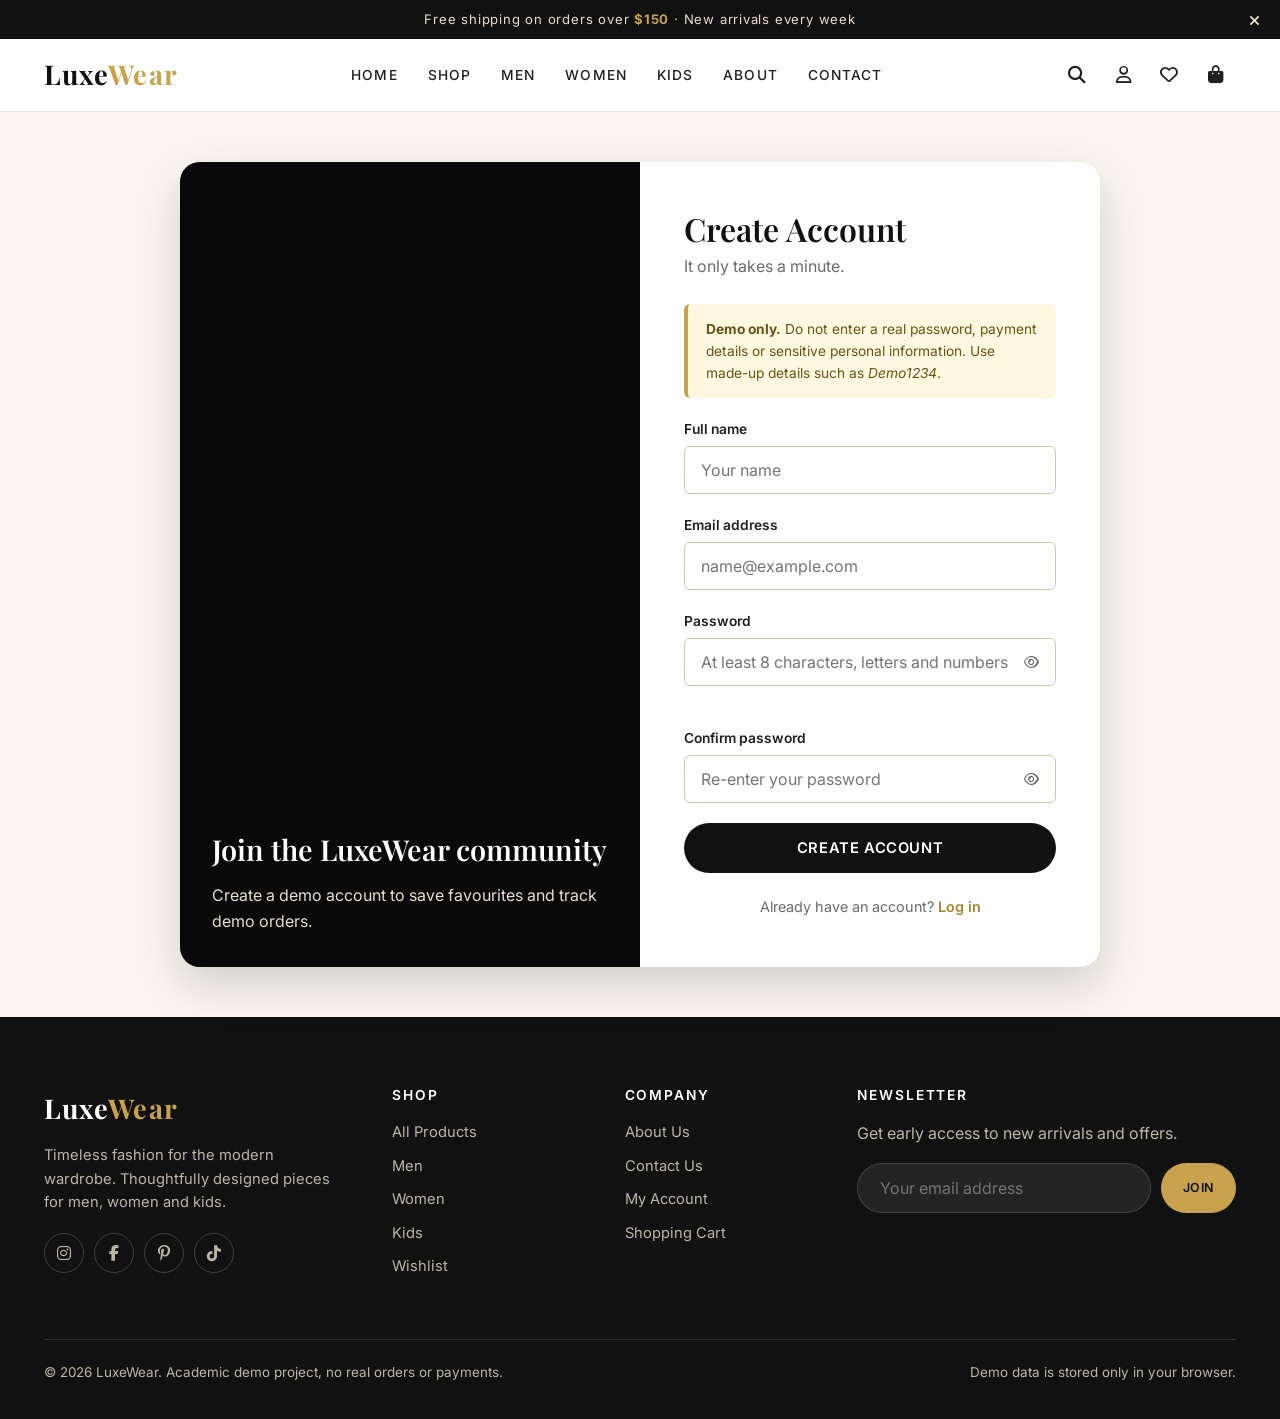
<file: signup.html>
<!DOCTYPE html>
<html lang="en">
<head>
  <meta charset="UTF-8">
  <meta name="viewport" content="width=device-width, initial-scale=1">
  <meta name="description" content="Create a LuxeWear demo account.">
  <title>Sign Up – LuxeWear</title>

  <script>document.documentElement.classList.add('js');</script>

  <link rel="preconnect" href="https://fonts.googleapis.com">
  <link rel="preconnect" href="https://fonts.gstatic.com" crossorigin>
  <link rel="stylesheet" href="https://fonts.googleapis.com/css2?family=Inter:wght@400;500;600;700&family=Playfair+Display:wght@500;600;700&display=swap">
  <link rel="stylesheet" href="https://cdnjs.cloudflare.com/ajax/libs/font-awesome/6.5.1/css/all.min.css">

  <link rel="stylesheet" href="assets/css/style.css">
  <link rel="stylesheet" href="assets/css/responsive.css">
  <link rel="stylesheet" href="assets/css/animations.css">
</head>
<body data-page="signup">

  <div id="site-header"></div>

  <main id="main-content">
    <section class="auth-section">
      <div class="container">
        <div class="auth-card reveal">

          <div class="auth-image" style="background-image: url('https://images.unsplash.com/photo-1490481651871-ab68de25d43d?auto=format&fit=crop&w=900&q=80');">
            <div class="auth-image-text">
              <h2>Join the LuxeWear community</h2>
              <p>Create a demo account to save favourites and track demo orders.</p>
            </div>
          </div>

          <div class="auth-form">
            <h1>Create Account</h1>
            <p class="subtitle">It only takes a minute.</p>

            <div class="alert alert-warning" role="note">
              <strong>Demo only.</strong> Do not enter a real password, payment details or sensitive
              personal information. Use made-up details such as <em>Demo1234</em>.
            </div>

            <div id="form-alert" class="alert hidden" role="alert"></div>

            <form id="signup-form" novalidate>
              <div class="form-group">
                <label for="signup-name">Full name</label>
                <input type="text" id="signup-name" class="form-control" placeholder="Your name" maxlength="60" autocomplete="name">
                <span class="form-error"></span>
              </div>

              <div class="form-group">
                <label for="signup-email">Email address</label>
                <input type="email" id="signup-email" class="form-control" placeholder="name@example.com" autocomplete="email">
                <span class="form-error"></span>
              </div>

              <div class="form-group">
                <label for="signup-password">Password</label>
                <div class="input-wrapper">
                  <input type="password" id="signup-password" class="form-control" placeholder="At least 8 characters, letters and numbers" autocomplete="new-password">
                  <button type="button" class="password-toggle" aria-label="Show password" aria-pressed="false">
                    <i class="fa-regular fa-eye"></i>
                  </button>
                </div>
                <p class="password-hint" id="password-hint" aria-live="polite"></p>
                <span class="form-error"></span>
              </div>

              <div class="form-group">
                <label for="signup-confirm">Confirm password</label>
                <div class="input-wrapper">
                  <input type="password" id="signup-confirm" class="form-control" placeholder="Re-enter your password" autocomplete="new-password">
                  <button type="button" class="password-toggle" aria-label="Show password" aria-pressed="false">
                    <i class="fa-regular fa-eye"></i>
                  </button>
                </div>
                <span class="form-error"></span>
              </div>

              <button type="submit" class="btn btn-primary btn-block">Create Account</button>
            </form>

            <p class="auth-switch">
              Already have an account?
              <a href="login.html" class="link-gold" data-auth-switch="login.html">Log in</a>
            </p>
          </div>

        </div>
      </div>
    </section>
  </main>

  <footer id="site-footer"></footer>

  <script src="assets/js/products.js"></script>
  <script src="assets/js/storage.js"></script>
  <script src="assets/js/common.js"></script>
  <script src="assets/js/auth.js"></script>
  <script src="assets/js/animations.js"></script>
</body>
</html>
</file>
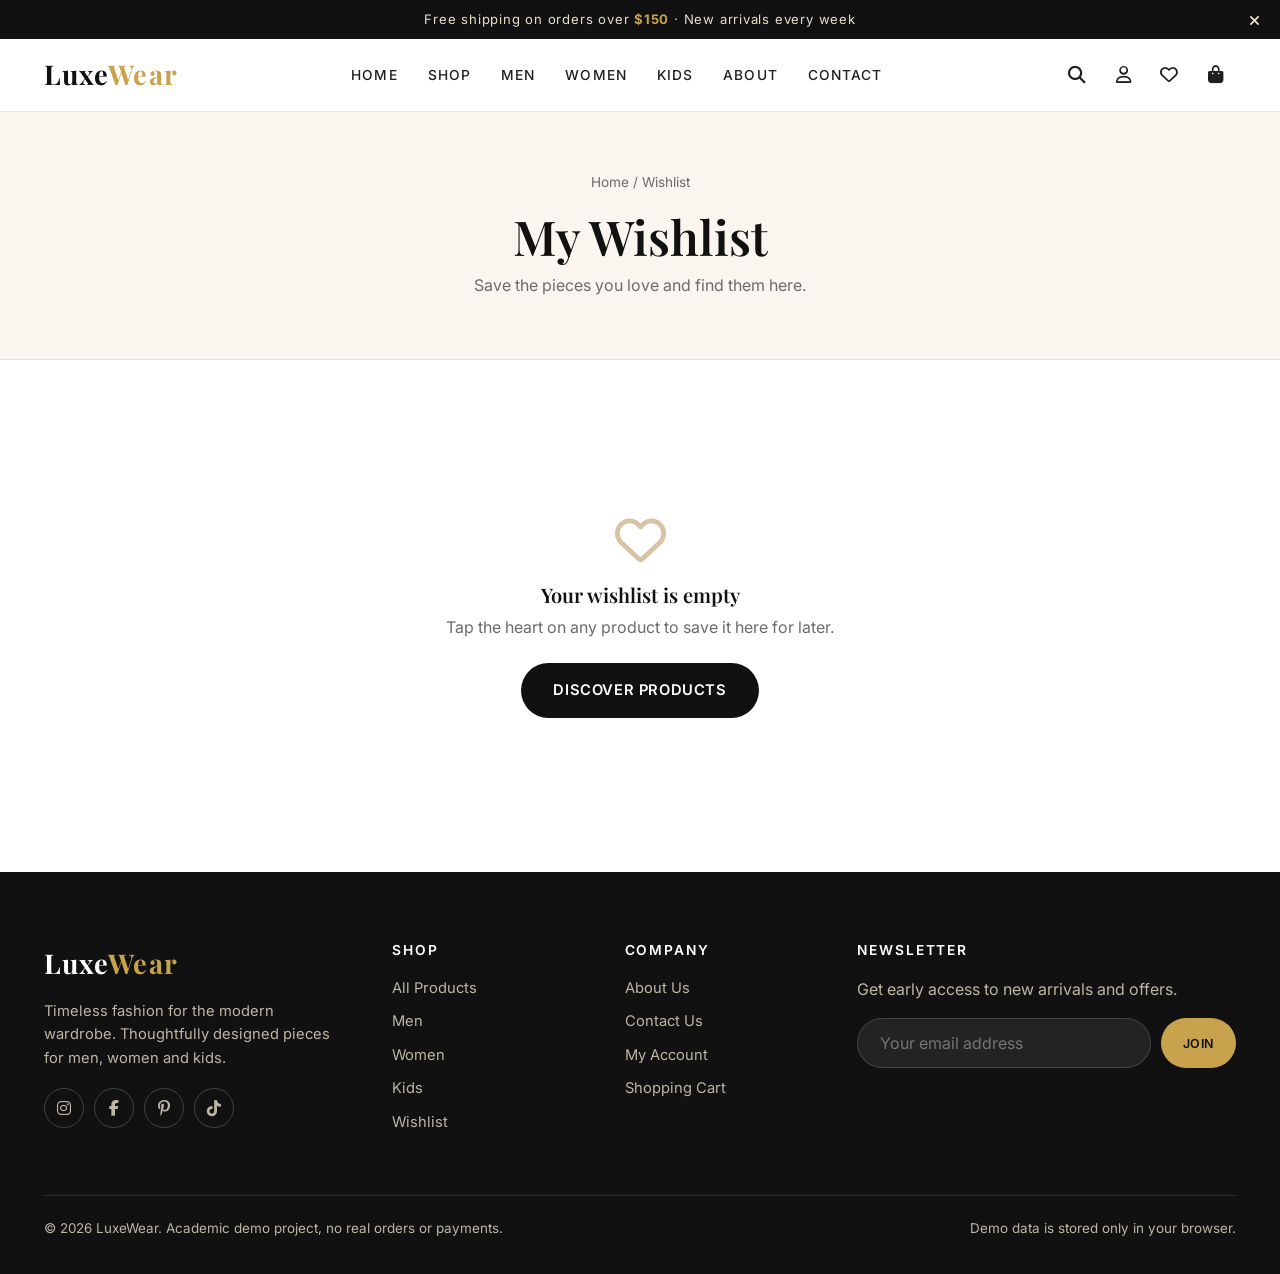
<file: wishlist.html>
<!DOCTYPE html>
<html lang="en">
<head>
  <meta charset="UTF-8">
  <meta name="viewport" content="width=device-width, initial-scale=1">
  <meta name="description" content="Your saved LuxeWear favourites.">
  <title>My Wishlist – LuxeWear</title>

  <script>document.documentElement.classList.add('js');</script>

  <link rel="preconnect" href="https://fonts.googleapis.com">
  <link rel="preconnect" href="https://fonts.gstatic.com" crossorigin>
  <link rel="stylesheet" href="https://fonts.googleapis.com/css2?family=Inter:wght@400;500;600;700&family=Playfair+Display:wght@500;600;700&display=swap">
  <link rel="stylesheet" href="https://cdnjs.cloudflare.com/ajax/libs/font-awesome/6.5.1/css/all.min.css">

  <link rel="stylesheet" href="assets/css/style.css">
  <link rel="stylesheet" href="assets/css/responsive.css">
  <link rel="stylesheet" href="assets/css/animations.css">
</head>
<body data-page="wishlist">

  <div id="site-header"></div>

  <main id="main-content">

    <section class="page-banner">
      <div class="container">
        <nav class="breadcrumb" aria-label="Breadcrumb">
          <a href="index.html">Home</a> / <span>Wishlist</span>
        </nav>
        <h1>My Wishlist</h1>
        <p id="wishlist-subtitle">Save the pieces you love and find them here.</p>
      </div>
    </section>

    <section class="section">
      <div class="container">
        <!-- Filled by wishlist.js -->
        <div id="wishlist-content"></div>
      </div>
    </section>

  </main>

  <footer id="site-footer"></footer>

  <script src="assets/js/products.js"></script>
  <script src="assets/js/storage.js"></script>
  <script src="assets/js/common.js"></script>
  <script src="assets/js/wishlist.js"></script>
  <script src="assets/js/animations.js"></script>
</body>
</html>
</file>
<file: assets/css/style.css>
/* =====================================================================
   LuxeWear – style.css
   Design system + components. Load order in every page:
   style.css -> responsive.css -> animations.css
   ===================================================================== */

/* ---------- 1. Design tokens ---------- */
:root {
  --black: #111111;
  --charcoal: #1f1f1f;
  --white: #ffffff;
  --cream: #faf6ef;
  --beige: #eadfca;
  --beige-dark: #d9c3a5;
  --gold: #c9a24d;
  --gold-dark: #a8842f;
  --grey: #6b6b6b;
  --grey-light: #e8e4dc;
  --danger: #b3261e;
  --success: #2e7d4f;

  --font-heading: "Playfair Display", Georgia, "Times New Roman", serif;
  --font-body: "Inter", "Segoe UI", Arial, sans-serif;

  --radius-sm: 6px;
  --radius: 12px;
  --radius-lg: 20px;
  --shadow-sm: 0 2px 8px rgba(0, 0, 0, 0.06);
  --shadow: 0 8px 24px rgba(0, 0, 0, 0.1);
  --shadow-lg: 0 18px 44px rgba(0, 0, 0, 0.16);

  --ease: cubic-bezier(0.4, 0, 0.2, 1);
  --transition: 0.3s var(--ease);
  --container: 1240px;
  --header-h: 72px;
}

/* ---------- 2. Reset and base ---------- */
*, *::before, *::after { box-sizing: border-box; }

html { scroll-behavior: smooth; -webkit-text-size-adjust: 100%; }

body {
  margin: 0;
  font-family: var(--font-body);
  font-size: 1rem;
  line-height: 1.6;
  color: var(--charcoal);
  background: var(--white);
  -webkit-font-smoothing: antialiased;
}

body.no-scroll { overflow: hidden; }

img { max-width: 100%; display: block; }
a { color: inherit; text-decoration: none; transition: color var(--transition); }
ul { list-style: none; margin: 0; padding: 0; }
button { font-family: inherit; cursor: pointer; border: 0; background: none; color: inherit; }
input, select, textarea { font-family: inherit; font-size: 1rem; }

h1, h2, h3, h4 {
  font-family: var(--font-heading);
  color: var(--black);
  line-height: 1.2;
  margin: 0 0 0.6em;
  font-weight: 600;
}
h1 { font-size: clamp(2.2rem, 5vw, 3.8rem); }
h2 { font-size: clamp(1.7rem, 3.2vw, 2.4rem); }
h3 { font-size: 1.25rem; }
p { margin: 0 0 1em; }

:focus-visible { outline: 2px solid var(--gold); outline-offset: 3px; }

.container { width: 100%; max-width: var(--container); margin: 0 auto; padding: 0 24px; }
.text-center { text-align: center; }
.hidden { display: none !important; }
.sr-only {
  position: absolute; width: 1px; height: 1px; padding: 0; margin: -1px;
  overflow: hidden; clip: rect(0, 0, 0, 0); white-space: nowrap; border: 0;
}

/* ---------- 3. Buttons ---------- */
.btn {
  display: inline-flex; align-items: center; justify-content: center; gap: 8px;
  padding: 14px 30px; border-radius: 50px; font-weight: 600; font-size: 0.92rem;
  letter-spacing: 0.04em; text-transform: uppercase; border: 2px solid transparent;
  transition: transform var(--transition), background var(--transition),
              color var(--transition), border-color var(--transition), box-shadow var(--transition);
}
.btn:hover { transform: translateY(-2px); box-shadow: var(--shadow); }
.btn:active { transform: translateY(0); }
.btn:disabled { opacity: 0.55; cursor: not-allowed; transform: none; box-shadow: none; }

.btn-primary { background: var(--black); color: var(--white); }
.btn-primary:hover { background: var(--gold-dark); }
.btn-gold { background: var(--gold); color: var(--black); }
.btn-gold:hover { background: var(--gold-dark); color: var(--white); }
.btn-outline { border-color: var(--black); color: var(--black); }
.btn-outline:hover { background: var(--black); color: var(--white); }
.btn-light { background: var(--white); color: var(--black); }
.btn-light:hover { background: var(--beige); }
.btn-outline-light { border-color: var(--white); color: var(--white); }
.btn-outline-light:hover { background: var(--white); color: var(--black); }
.btn-sm { padding: 10px 20px; font-size: 0.78rem; }
.btn-block { width: 100%; }

.icon-btn {
  position: relative; width: 42px; height: 42px; border-radius: 50%;
  display: inline-flex; align-items: center; justify-content: center;
  font-size: 1.1rem; transition: background var(--transition), color var(--transition);
}
.icon-btn:hover { background: var(--beige); color: var(--gold-dark); }

/* ---------- 4. Announcement bar and header ---------- */
.announcement-bar {
  background: var(--black); color: var(--beige); text-align: center;
  font-size: 0.82rem; letter-spacing: 0.06em; padding: 9px 40px; position: relative;
}
.announcement-bar strong { color: var(--gold); }
.announcement-close {
  position: absolute; right: 12px; top: 50%; transform: translateY(-50%);
  color: var(--beige); font-size: 0.9rem; padding: 4px 8px;
}

.site-header {
     position: sticky; top: 0; z-index: 900; background: var(--white);
     border-bottom: 1px solid var(--grey-light);
  transition: box-shadow var(--transition);
}
.site-header.scrolled { box-shadow: var(--shadow-sm); }

.navbar { display: flex; align-items: center; justify-content: space-between; height: var(--header-h); gap: 20px; }

.nav-logo {
  font-family: var(--font-heading); font-size: 1.7rem; font-weight: 700;
  letter-spacing: 0.04em; color: var(--black);
}
.nav-logo span { color: var(--gold); }

.nav-links { display: flex; align-items: center; gap: 30px; }
.nav-links a {
  position: relative; font-size: 0.86rem; font-weight: 500;
  letter-spacing: 0.08em; text-transform: uppercase; padding: 6px 0;
}
.nav-links a::after {
  content: ""; position: absolute; left: 0; bottom: 0; width: 0; height: 2px;
  background: var(--gold); transition: width var(--transition);
}
.nav-links a:hover::after, .nav-links a.active::after { width: 100%; }
.nav-links a.active { color: var(--gold-dark); }

.nav-actions { display: flex; align-items: center; gap: 4px; }

.badge {
  position: absolute; top: 2px; right: 0; min-width: 18px; height: 18px; padding: 0 5px;
  border-radius: 9px; background: var(--gold); color: var(--black);
  font-size: 0.68rem; font-weight: 700; display: flex; align-items: center; justify-content: center;
}
.badge:empty, .badge[data-count="0"] { display: none; }

.hamburger { display: none; flex-direction: column; justify-content: center; gap: 5px; width: 42px; height: 42px; align-items: center; }
.hamburger span { display: block; width: 22px; height: 2px; background: var(--black); transition: transform var(--transition), opacity var(--transition); }
.hamburger.open span:nth-child(1) { transform: translateY(7px) rotate(45deg); }
.hamburger.open span:nth-child(2) { opacity: 0; }
.hamburger.open span:nth-child(3) { transform: translateY(-7px) rotate(-45deg); }

.nav-overlay { position: fixed; inset: 0; background: rgba(0, 0, 0, 0.5); opacity: 0; visibility: hidden; transition: opacity var(--transition), visibility var(--transition); z-index: 940; }
.nav-overlay.open { opacity: 1; visibility: visible; }

/* Search drop-down under the navbar */
.nav-search { max-height: 0; overflow: hidden; background: var(--cream); transition: max-height 0.35s var(--ease); }
.nav-search.open { max-height: 90px; border-top: 1px solid var(--grey-light); }
.nav-search form { display: flex; gap: 10px; padding: 16px 0; }
.nav-search input { flex: 1; padding: 12px 20px; border: 1px solid var(--beige-dark); border-radius: 50px; background: var(--white); }
.nav-search input:focus { outline: none; border-color: var(--gold); }

/* ---------- 5. Sections ---------- */
.section { padding: 84px 0; }
.section-cream { background: var(--cream); }
.section-dark { background: var(--black); color: var(--beige); }
.section-dark h2, .section-dark h3 { color: var(--white); }

.section-header { text-align: center; max-width: 640px; margin: 0 auto 48px; }
.section-eyebrow { display: block; color: var(--gold-dark); font-size: 0.78rem; font-weight: 600; letter-spacing: 0.22em; text-transform: uppercase; margin-bottom: 10px; }
.section-subtitle { color: var(--grey); margin: 0; }
.section-footer { text-align: center; margin-top: 44px; }

.page-banner { background: var(--cream); padding: 60px 0; text-align: center; border-bottom: 1px solid var(--grey-light); }
.page-banner h1 { font-size: clamp(2rem, 4vw, 3rem); margin-bottom: 8px; }
.page-banner p { color: var(--grey); margin: 0; }
.breadcrumb { font-size: 0.85rem; color: var(--grey); margin-bottom: 14px; }
.breadcrumb a:hover { color: var(--gold-dark); }

/* ---------- 6. Hero ---------- */
.hero { position: relative; height: calc(100vh - var(--header-h) - 38px); min-height: 560px; max-height: 820px; overflow: hidden; background: var(--black); color: var(--white); }
.hero-slide { position: absolute; inset: 0; background-size: cover; background-position: center; opacity: 0; transition: opacity 1.2s var(--ease); }
.hero-slide.active { opacity: 1; }
.hero-slide::before { content: ""; position: absolute; inset: 0; background: linear-gradient(90deg, rgba(0,0,0,0.72) 0%, rgba(0,0,0,0.35) 55%, rgba(0,0,0,0.1) 100%); }
.hero-content { position: relative; z-index: 2; height: 100%; display: flex; flex-direction: column; justify-content: center; max-width: 620px; }
.hero > .container { position: relative; z-index: 2; height: 100%; }
.hero-eyebrow { color: var(--gold); letter-spacing: 0.28em; text-transform: uppercase; font-size: 0.82rem; font-weight: 600; margin-bottom: 16px; }
.hero h1 { color: var(--white); margin-bottom: 18px; }
.hero p { font-size: 1.1rem; color: #e6e0d2; max-width: 480px; margin-bottom: 32px; }
.hero-buttons { display: flex; gap: 14px; flex-wrap: wrap; }
.hero-dots { position: absolute; bottom: 28px; left: 50%; transform: translateX(-50%); display: flex; gap: 10px; z-index: 3; }
.hero-dots button { width: 10px; height: 10px; border-radius: 50%; background: rgba(255,255,255,0.45); transition: all var(--transition); }
.hero-dots button.active { background: var(--gold); width: 28px; border-radius: 6px; }

/* ---------- 7. Feature strip, category tiles, promo ---------- */
.features-strip { background: var(--cream); border-bottom: 1px solid var(--grey-light); }
.features-grid { display: grid; grid-template-columns: repeat(4, 1fr); gap: 20px; padding: 28px 0; }
.feature-item { display: flex; align-items: center; gap: 14px; }
.feature-item i { font-size: 1.5rem; color: var(--gold-dark); }
.feature-item h4 { font-family: var(--font-body); font-size: 0.9rem; margin: 0; }
.feature-item p { margin: 0; font-size: 0.8rem; color: var(--grey); }

.category-grid { display: grid; grid-template-columns: repeat(3, 1fr); gap: 24px; }
.category-card { position: relative; border-radius: var(--radius); overflow: hidden; aspect-ratio: 3 / 4; background: var(--beige); display: block; }
.category-card img { width: 100%; height: 100%; object-fit: cover; transition: transform 0.8s var(--ease); }
.category-card::after { content: ""; position: absolute; inset: 0; background: linear-gradient(to top, rgba(0,0,0,0.7), transparent 55%); }
.category-card .category-label { position: absolute; left: 24px; bottom: 24px; z-index: 2; color: var(--white); }
.category-card h3 { color: var(--white); font-size: 1.6rem; margin: 0 0 4px; }
.category-card span { font-size: 0.85rem; letter-spacing: 0.1em; text-transform: uppercase; color: var(--gold); }
.category-card:hover img { transform: scale(1.08); }

.promo-banner { background: var(--black) center / cover no-repeat; position: relative; border-radius: var(--radius-lg); overflow: hidden; padding: 80px 48px; text-align: center; color: var(--white); }
.promo-banner::before { content: ""; position: absolute; inset: 0; background: rgba(0, 0, 0, 0.62); }
.promo-banner > * { position: relative; z-index: 1; }
.promo-banner h2 { color: var(--white); font-size: clamp(1.8rem, 4vw, 2.8rem); }
.promo-banner p { color: var(--beige); max-width: 520px; margin: 0 auto 24px; }
.promo-code { display: inline-block; border: 2px dashed var(--gold); color: var(--gold); padding: 6px 18px; border-radius: 6px; letter-spacing: 0.2em; font-weight: 700; margin-bottom: 24px; }

/* ---------- 8. Product grid and cards ---------- */
.product-grid { display: grid; grid-template-columns: repeat(4, 1fr); gap: 28px; }

.product-card { background: var(--white); border-radius: var(--radius); overflow: hidden; transition: transform var(--transition), box-shadow var(--transition); }
.product-card:hover { transform: translateY(-6px); box-shadow: var(--shadow); }

.product-image { position: relative; aspect-ratio: 4 / 5; background: var(--beige); overflow: hidden; }
.product-image a { display: block; width: 100%; height: 100%; }
.product-image img { position: absolute; inset: 0; width: 100%; height: 100%; object-fit: cover; transition: opacity 0.5s var(--ease), transform 0.8s var(--ease); }
.product-image .img-hover { opacity: 0; }
.product-card:hover .img-hover { opacity: 1; transform: scale(1.06); }

.product-badge { position: absolute; top: 14px; left: 14px; z-index: 3; background: var(--black); color: var(--white); font-size: 0.7rem; font-weight: 600; letter-spacing: 0.1em; text-transform: uppercase; padding: 5px 12px; border-radius: 50px; }
.product-badge.sale { background: var(--danger); }
.product-badge.new { background: var(--gold); color: var(--black); }

.wishlist-btn { position: absolute; top: 12px; right: 12px; z-index: 3; width: 38px; height: 38px; border-radius: 50%; background: var(--white); box-shadow: var(--shadow-sm); display: flex; align-items: center; justify-content: center; transition: transform var(--transition), color var(--transition); }
.wishlist-btn:hover { transform: scale(1.12); }
.wishlist-btn.active { color: var(--danger); }

.quick-actions { position: absolute; left: 12px; right: 12px; bottom: 12px; z-index: 3; display: flex; gap: 8px; transform: translateY(130%); opacity: 0; transition: transform var(--transition), opacity var(--transition); }
.quick-actions .btn { flex: 1; padding: 11px 10px; font-size: 0.72rem; }
.product-card:hover .quick-actions, .product-card:focus-within .quick-actions { transform: translateY(0); opacity: 1; }

.product-info { padding: 16px 6px 8px; }
.product-category { font-size: 0.74rem; text-transform: uppercase; letter-spacing: 0.12em; color: var(--grey); margin-bottom: 4px; }
.product-name { font-family: var(--font-body); font-size: 1rem; font-weight: 600; margin: 0 0 6px; }
.product-name a:hover { color: var(--gold-dark); }
.product-rating { color: var(--gold); font-size: 0.8rem; margin-bottom: 6px; }
.product-rating span { color: var(--grey); margin-left: 6px; }
.price { font-weight: 700; color: var(--black); }
.price-old { color: var(--grey); text-decoration: line-through; font-weight: 400; margin-left: 8px; font-size: 0.9rem; }

/* ---------- 9. Shop toolbar and filters ---------- */
.shop-toolbar { display: flex; flex-wrap: wrap; gap: 14px; align-items: center; justify-content: space-between; margin-bottom: 20px; }
.shop-search { position: relative; flex: 1; min-width: 220px; max-width: 380px; }
.shop-search i { position: absolute; left: 16px; top: 50%; transform: translateY(-50%); color: var(--grey); }
.shop-search input { width: 100%; padding: 12px 16px 12px 42px; border: 1px solid var(--beige-dark); border-radius: 50px; background: var(--white); }
.shop-search input:focus, .select-control:focus { outline: none; border-color: var(--gold); box-shadow: 0 0 0 3px rgba(201, 162, 77, 0.2); }
.select-control { padding: 12px 18px; border: 1px solid var(--beige-dark); border-radius: 50px; background: var(--white); }

.filter-bar { display: flex; flex-wrap: wrap; gap: 10px; margin-bottom: 28px; }
.filter-chip { padding: 9px 22px; border: 1px solid var(--beige-dark); border-radius: 50px; font-size: 0.86rem; font-weight: 500; transition: all var(--transition); }
.filter-chip:hover { border-color: var(--black); }
.filter-chip.active { background: var(--black); color: var(--white); border-color: var(--black); }

.results-count { color: var(--grey); font-size: 0.9rem; margin-bottom: 20px; }

.empty-state { text-align: center; padding: 70px 20px; grid-column: 1 / -1; }
.empty-state i { font-size: 3.2rem; color: var(--beige-dark); margin-bottom: 18px; }
.empty-state h3 { margin-bottom: 8px; }
.empty-state p { color: var(--grey); margin-bottom: 22px; }

/* ---------- 10. Product details ---------- */
.product-detail { display: grid; grid-template-columns: 1.05fr 1fr; gap: 56px; align-items: start; }
.gallery-main { position: relative; aspect-ratio: 4 / 5; border-radius: var(--radius); overflow: hidden; background: var(--beige); cursor: zoom-in; }
.gallery-main img { width: 100%; height: 100%; object-fit: cover; transition: transform 0.4s var(--ease), opacity 0.3s var(--ease); }
.gallery-main:hover img { transform: scale(1.35); }
.gallery-thumbs { display: grid; grid-template-columns: repeat(3, 1fr); gap: 12px; margin-top: 12px; }
.gallery-thumb { aspect-ratio: 1; border-radius: var(--radius-sm); overflow: hidden; border: 2px solid transparent; opacity: 0.7; transition: all var(--transition); }
.gallery-thumb img { width: 100%; height: 100%; object-fit: cover; }
.gallery-thumb:hover { opacity: 1; }
.gallery-thumb.active { border-color: var(--gold); opacity: 1; }

.detail-info h1 { font-size: clamp(1.8rem, 3.2vw, 2.5rem); margin-bottom: 10px; }
.detail-price { font-size: 1.7rem; font-weight: 700; margin-bottom: 16px; }
.detail-price .price-old { font-size: 1.1rem; }
.detail-description { color: var(--grey); margin-bottom: 26px; }

.option-group { margin-bottom: 24px; }
.option-group h4 { font-family: var(--font-body); font-size: 0.84rem; letter-spacing: 0.1em; text-transform: uppercase; margin-bottom: 10px; }
.option-group h4 span { color: var(--gold-dark); text-transform: none; letter-spacing: 0; margin-left: 6px; }
.size-options, .color-options { display: flex; flex-wrap: wrap; gap: 10px; }
.size-btn { min-width: 52px; padding: 10px 14px; border: 1px solid var(--beige-dark); border-radius: var(--radius-sm); font-weight: 500; transition: all var(--transition); }
.size-btn:hover { border-color: var(--black); }
.size-btn.active { background: var(--black); color: var(--white); border-color: var(--black); }
.color-swatch { width: 36px; height: 36px; border-radius: 50%; border: 2px solid var(--white); box-shadow: 0 0 0 1px var(--beige-dark); transition: box-shadow var(--transition), transform var(--transition); }
.color-swatch:hover { transform: scale(1.1); }
.color-swatch.active { box-shadow: 0 0 0 2px var(--gold); }

.qty-selector { display: inline-flex; align-items: center; border: 1px solid var(--beige-dark); border-radius: 50px; overflow: hidden; }
.qty-selector button { width: 42px; height: 42px; font-size: 1.1rem; transition: background var(--transition); }
.qty-selector button:hover { background: var(--beige); }
.qty-selector .qty-value { min-width: 40px; text-align: center; font-weight: 600; }

.detail-actions { display: flex; gap: 12px; flex-wrap: wrap; margin-top: 8px; }
.detail-actions .btn-primary { flex: 1; min-width: 180px; }
.detail-meta { margin-top: 28px; padding-top: 22px; border-top: 1px solid var(--grey-light); font-size: 0.9rem; color: var(--grey); display: grid; gap: 8px; }
.detail-meta i { color: var(--gold-dark); width: 22px; }
.wishlist-toggle.active { color: var(--danger); border-color: var(--danger); }
.wishlist-toggle.active:hover { background: var(--danger); color: var(--white); }
.save-tag { color: var(--danger); font-size: 0.9rem; font-weight: 600; margin-left: 10px; }
.detail-rating { color: var(--gold); margin-bottom: 14px; }
.detail-rating span { color: var(--grey); margin-left: 8px; font-size: 0.9rem; }

/* ---------- 11. Cart ---------- */
.cart-layout { display: grid; grid-template-columns: 1fr 380px; gap: 40px; align-items: start; }
.cart-item { display: grid; grid-template-columns: 110px 1fr auto auto; gap: 20px; align-items: center; padding: 20px 0; border-bottom: 1px solid var(--grey-light); }
.cart-item-image { width: 110px; aspect-ratio: 4 / 5; border-radius: var(--radius-sm); object-fit: cover; background: var(--beige); }
.cart-item h3 { font-family: var(--font-body); font-size: 1rem; margin-bottom: 4px; }
.cart-item-meta { color: var(--grey); font-size: 0.86rem; }
.cart-item-total { font-weight: 700; min-width: 80px; text-align: right; }
.remove-btn { color: var(--grey); font-size: 0.85rem; margin-top: 8px; transition: color var(--transition); }
.remove-btn:hover { color: var(--danger); }

.summary-box { background: var(--cream); border-radius: var(--radius); padding: 28px; position: sticky; top: calc(var(--header-h) + 20px); }
.summary-box h3 { margin-bottom: 18px; }
.summary-row { display: flex; justify-content: space-between; padding: 8px 0; font-size: 0.95rem; }
.summary-row.total { border-top: 1px solid var(--beige-dark); margin-top: 10px; padding-top: 16px; font-size: 1.2rem; font-weight: 700; }
.summary-note { font-size: 0.82rem; color: var(--grey); margin: 10px 0 18px; }
.summary-item { display: flex; justify-content: space-between; gap: 12px; padding: 8px 0; font-size: 0.9rem; border-bottom: 1px dashed var(--beige-dark); }
.summary-item small { color: var(--grey); display: block; }

/* ---------- 12. Forms ---------- */
.form-group { margin-bottom: 20px; }
.form-group label { display: block; font-size: 0.86rem; font-weight: 600; margin-bottom: 6px; }
.form-control { width: 100%; padding: 13px 16px; border: 1px solid var(--beige-dark); border-radius: var(--radius-sm); background: var(--white); transition: border-color var(--transition), box-shadow var(--transition); }
.form-control:focus { outline: none; border-color: var(--gold); box-shadow: 0 0 0 3px rgba(201, 162, 77, 0.2); }
textarea.form-control { resize: vertical; min-height: 130px; }
.form-row { display: grid; grid-template-columns: 1fr 1fr; gap: 18px; }
.form-error { display: none; color: var(--danger); font-size: 0.8rem; margin-top: 5px; }
.form-group.has-error .form-control { border-color: var(--danger); }
.form-group.has-error .form-error { display: block; }
.form-group.has-success .form-control { border-color: var(--success); }

.input-wrapper { position: relative; }
.input-wrapper .form-control { padding-right: 46px; }
.password-toggle { position: absolute; right: 6px; top: 50%; transform: translateY(-50%); width: 38px; height: 38px; color: var(--grey); }
.password-toggle:hover { color: var(--black); }

.checkbox-row { display: flex; align-items: center; gap: 8px; font-size: 0.88rem; }
.checkbox-row input { accent-color: var(--gold-dark); width: 16px; height: 16px; }
.form-links { display: flex; justify-content: space-between; align-items: center; margin-bottom: 22px; flex-wrap: wrap; gap: 8px; }
.link-gold { color: var(--gold-dark); font-weight: 600; }
.link-gold:hover { text-decoration: underline; }

.alert { padding: 14px 18px; border-radius: var(--radius-sm); font-size: 0.86rem; margin-bottom: 20px; border-left: 4px solid; }
.alert-warning { background: #fff7e0; border-color: var(--gold); color: #6b5314; }
.alert-success { background: #e8f5ee; border-color: var(--success); color: #1d5436; }
.alert-error { background: #fdeceb; border-color: var(--danger); color: #7a1b16; }

/* ---------- 13. Auth pages ---------- */
.auth-section { min-height: calc(100vh - var(--header-h) - 120px); display: flex; align-items: center; padding: 50px 0; background: var(--cream); }
.auth-card { display: grid; grid-template-columns: 1fr 1fr; max-width: 920px; margin: 0 auto; background: var(--white); border-radius: var(--radius-lg); overflow: hidden; box-shadow: var(--shadow-lg); }
.auth-image { background: var(--black) center / cover no-repeat; position: relative; min-height: 420px; }
.auth-image::before { content: ""; position: absolute; inset: 0; background: rgba(0, 0, 0, 0.45); }
.auth-image-text { position: absolute; left: 32px; right: 32px; bottom: 32px; color: var(--white); z-index: 1; }
.auth-image-text h2 { color: var(--white); font-size: 1.8rem; }
.auth-form { padding: 48px 44px; }
.auth-form h1 { font-size: 2rem; margin-bottom: 6px; }
.auth-form .subtitle { color: var(--grey); margin-bottom: 24px; }
.auth-switch { text-align: center; margin: 22px 0 0; font-size: 0.9rem; color: var(--grey); }

/* ---------- 14. Profile and orders ---------- */
.profile-layout { display: grid; grid-template-columns: 320px 1fr; gap: 36px; align-items: start; }
.profile-card { background: var(--cream); border-radius: var(--radius); padding: 32px; text-align: center; }
.profile-avatar { width: 96px; height: 96px; border-radius: 50%; background: var(--black); color: var(--gold); display: flex; align-items: center; justify-content: center; margin: 0 auto 16px; font-family: var(--font-heading); font-size: 2.4rem; }
.profile-card h3 { margin-bottom: 4px; }
.profile-card p { color: var(--grey); font-size: 0.9rem; }
.panel { border: 1px solid var(--grey-light); border-radius: var(--radius); padding: 30px; margin-bottom: 28px; }
.panel h3 { margin-bottom: 20px; }
.order-card { border: 1px solid var(--grey-light); border-radius: var(--radius-sm); padding: 16px 18px; margin-bottom: 12px; display: flex; justify-content: space-between; gap: 12px; flex-wrap: wrap; align-items: center; }
.order-card strong { color: var(--black); }
.order-card small { color: var(--grey); display: block; }
.status-pill { background: #e8f5ee; color: var(--success); font-size: 0.75rem; font-weight: 600; padding: 4px 12px; border-radius: 50px; }

/* ---------- 15. Checkout and confirmation ---------- */
.checkout-layout { display: grid; grid-template-columns: 1fr 400px; gap: 40px; align-items: start; }
.checkout-form h3 { margin: 28px 0 16px; padding-bottom: 10px; border-bottom: 1px solid var(--grey-light); }
.checkout-form h3:first-child { margin-top: 0; }

.confirmation-card { max-width: 720px; margin: 0 auto; text-align: center; }
.confirm-icon { width: 90px; height: 90px; border-radius: 50%; background: var(--success); color: var(--white); font-size: 2.4rem; display: flex; align-items: center; justify-content: center; margin: 0 auto 24px; }
.order-ref { display: inline-block; background: var(--cream); border: 1px dashed var(--gold); padding: 10px 24px; border-radius: 50px; font-weight: 700; letter-spacing: 0.1em; margin: 8px 0 28px; }
.confirmation-details { text-align: left; background: var(--cream); border-radius: var(--radius); padding: 28px; margin-bottom: 28px; }

/* ---------- 16. About, contact ---------- */
.split { display: grid; grid-template-columns: 1fr 1fr; gap: 60px; align-items: center; }
.split img { border-radius: var(--radius-lg); width: 100%; aspect-ratio: 4 / 5; object-fit: cover; box-shadow: var(--shadow); }
.stats-grid { display: grid; grid-template-columns: repeat(4, 1fr); gap: 24px; text-align: center; }
.stat-number { font-family: var(--font-heading); font-size: 2.8rem; color: var(--gold); display: block; }
.values-grid { display: grid; grid-template-columns: repeat(3, 1fr); gap: 28px; }
.value-card { text-align: center; padding: 36px 26px; background: var(--white); border-radius: var(--radius); box-shadow: var(--shadow-sm); transition: transform var(--transition), box-shadow var(--transition); }
.value-card:hover { transform: translateY(-6px); box-shadow: var(--shadow); }
.value-card i { font-size: 2rem; color: var(--gold-dark); margin-bottom: 16px; }
.team-grid { display: grid; grid-template-columns: repeat(4, 1fr); gap: 28px; }
.team-card { text-align: center; }
.team-card img { width: 100%; aspect-ratio: 1; object-fit: cover; border-radius: var(--radius); margin-bottom: 16px; filter: grayscale(30%); transition: filter var(--transition), transform var(--transition); }
.team-card:hover img { filter: grayscale(0); transform: translateY(-4px); }
.team-card h3 { margin-bottom: 2px; font-size: 1.1rem; }
.team-card p { color: var(--grey); font-size: 0.88rem; margin: 0; }

.contact-layout { display: grid; grid-template-columns: 1fr 1.3fr; gap: 50px; align-items: start; }
.contact-info { background: var(--black); color: var(--beige); border-radius: var(--radius-lg); padding: 40px; }
.contact-info h2 { color: var(--white); }
.info-item { display: flex; gap: 16px; margin-bottom: 24px; }
.info-item i { width: 44px; height: 44px; border-radius: 50%; background: rgba(201, 162, 77, 0.15); color: var(--gold); display: flex; align-items: center; justify-content: center; flex-shrink: 0; }
.info-item h4 { color: var(--white); font-family: var(--font-body); font-size: 0.95rem; margin-bottom: 2px; }
.info-item p { margin: 0; font-size: 0.9rem; }

/* ---------- 17. Newsletter and footer ---------- */
.newsletter { background: var(--beige); text-align: center; }
.newsletter-form { display: flex; gap: 10px; max-width: 480px; margin: 24px auto 0; }
.newsletter-form input { flex: 1; min-width: 0; padding: 14px 22px; border: 1px solid var(--beige-dark); border-radius: 50px; background: var(--white); }
.newsletter-form input:focus { outline: none; border-color: var(--gold); }
.newsletter-message { margin-top: 12px; font-size: 0.86rem; min-height: 1.3em; }
.newsletter-message.error { color: var(--danger); }
.newsletter-message.success { color: var(--success); }

.site-footer { background: var(--black); color: #bdb6a6; padding: 70px 0 0; }
.footer-grid { display: grid; grid-template-columns: 1.6fr 1fr 1fr 1.4fr; gap: 40px; padding-bottom: 50px; }
.footer-brand .nav-logo { color: var(--white); display: inline-block; margin-bottom: 14px; }
.footer-brand p { font-size: 0.92rem; max-width: 300px; }
.footer-col h4 { color: var(--white); font-family: var(--font-body); font-size: 0.86rem; letter-spacing: 0.14em; text-transform: uppercase; margin-bottom: 18px; }
.footer-col li { margin-bottom: 10px; font-size: 0.92rem; }
.footer-col a:hover { color: var(--gold); padding-left: 4px; }
.footer-col .newsletter-form { margin: 0; }
.footer-col .newsletter-form input { background: rgba(255, 255, 255, 0.08); border-color: rgba(255, 255, 255, 0.15); color: var(--white); }
.social-links { display: flex; gap: 10px; margin-top: 18px; }
.social-links a { width: 40px; height: 40px; border-radius: 50%; border: 1px solid rgba(255, 255, 255, 0.2); display: flex; align-items: center; justify-content: center; transition: all var(--transition); }
.social-links a:hover { background: var(--gold); border-color: var(--gold); color: var(--black); transform: translateY(-3px); }
.footer-bottom { border-top: 1px solid rgba(255, 255, 255, 0.12); padding: 22px 0; display: flex; justify-content: space-between; flex-wrap: wrap; gap: 10px; font-size: 0.84rem; }

/* ---------- 18. Toast, back-to-top, skeleton ---------- */
.toast-container { position: fixed; right: 24px; bottom: 24px; z-index: 2000; display: flex; flex-direction: column; gap: 10px; pointer-events: none; }
.toast { display: flex; align-items: center; gap: 12px; min-width: 260px; max-width: 360px; background: var(--black); color: var(--white); padding: 14px 18px; border-radius: var(--radius-sm); border-left: 4px solid var(--gold); box-shadow: var(--shadow-lg); font-size: 0.9rem; pointer-events: auto; }
.toast.success { border-left-color: var(--success); }
.toast.error { border-left-color: var(--danger); }
.toast i { font-size: 1.1rem; }
.toast.success i { color: #6fd39a; }
.toast.error i { color: #ff8b84; }

.back-to-top { position: fixed; right: 24px; bottom: 90px; z-index: 1500; width: 46px; height: 46px; border-radius: 50%; background: var(--black); color: var(--gold); box-shadow: var(--shadow); opacity: 0; visibility: hidden; transform: translateY(14px); transition: all var(--transition); }
.back-to-top.show { opacity: 1; visibility: visible; transform: translateY(0); }
.back-to-top:hover { background: var(--gold); color: var(--black); }

.skeleton { position: relative; overflow: hidden; background: var(--grey-light); border-radius: var(--radius-sm); }
.skeleton-card .skeleton-img { aspect-ratio: 4 / 5; border-radius: var(--radius); }
.skeleton-card .skeleton-line { height: 14px; margin-top: 12px; }
.skeleton-card .skeleton-line.short { width: 55%; }

/* ---------- Cart and wishlist extras ---------- */
.qty-selector button:disabled { opacity: 0.35; cursor: not-allowed; }
.qty-selector button:disabled:hover { background: none; }
.cart-item h3 a:hover { color: var(--gold-dark); }
.cart-list { border-top: 1px solid var(--grey-light); }
.cart-count { color: var(--grey); margin-bottom: 14px; }

.progress { height: 6px; background: var(--beige); border-radius: 3px; overflow: hidden; margin-top: 16px; }
.progress-bar { height: 100%; background: var(--gold); border-radius: 3px; transition: width 0.5s var(--ease); }

.wishlist-item { display: flex; flex-direction: column; }
.wishlist-actions { display: flex; gap: 8px; padding: 12px 6px 0; }
.wishlist-actions .btn { flex: 1; padding: 10px 8px; }
/* ---------- Auth extras ---------- */
.password-hint { font-size: 0.8rem; margin: 6px 0 0; min-height: 1.2em; color: var(--grey); }
.password-hint.weak { color: var(--danger); }
.password-hint.medium { color: var(--gold-dark); }
.password-hint.strong { color: var(--success); }
.auth-image-text p { margin: 0; color: var(--beige); }

/* ---------- Checkout and confirmation extras ---------- */
.confirmation-details h3 { font-size: 1.1rem; margin: 24px 0 10px; }
.confirmation-details h3:first-child { margin-top: 0; }
.confirmation-details address { font-style: normal; color: var(--grey); line-height: 1.7; }
.confirmation-actions { display: flex; gap: 12px; justify-content: center; flex-wrap: wrap; }
.checkout-submit { margin-top: 8px; }

/* ---------- About and contact extras ---------- */
.char-counter { text-align: right; font-size: 0.8rem; color: var(--grey); margin-top: 4px; }
.char-counter.limit { color: var(--danger); font-weight: 600; }
.stat-label { display: block; font-size: 0.9rem; letter-spacing: 0.08em; text-transform: uppercase; }
.stats-note { text-align: center; font-size: 0.78rem; opacity: 0.7; margin: 28px 0 0; }
.mission-box { background: var(--cream); border-left: 4px solid var(--gold); border-radius: var(--radius-sm); padding: 20px 24px; margin-top: 8px; }
.mission-box h3 { margin-bottom: 6px; }
.mission-box p { margin: 0; color: var(--grey); }
.contact-note { font-size: 0.82rem; opacity: 0.75; margin: 24px 0 0; }
.contact-form-box { border: 1px solid var(--grey-light); border-radius: var(--radius-lg); padding: 40px; }
</file>
<file: assets/css/responsive.css>
/* =====================================================================
   LuxeWear – responsive.css
   Breakpoints (desktop-first):
   1200px laptops | 992px tablets landscape + mobile menu
   768px tablets portrait | 576px phones | 400px small phones
   ===================================================================== */

/* ---------- Laptops ---------- */
@media (max-width: 1200px) {
  .product-grid { grid-template-columns: repeat(3, 1fr); }
  .team-grid { grid-template-columns: repeat(2, 1fr); }
  .footer-grid { grid-template-columns: 1.4fr 1fr 1fr; }
  .footer-grid .footer-newsletter { grid-column: 1 / -1; }
  .cart-layout { grid-template-columns: 1fr 340px; }
  .checkout-layout { grid-template-columns: 1fr 360px; }
}

/* ---------- Tablets (landscape) and mobile navigation ---------- */
@media (max-width: 992px) {
  .hamburger { display: flex; }

  /* Navigation becomes a slide-in side menu */
  .nav-links {
    position: fixed; top: 0; left: 0; bottom: 0; width: min(320px, 84vw);
    background: var(--white); flex-direction: column; align-items: flex-start;
    gap: 0; padding: 90px 28px 30px; transform: translateX(-100%);
    transition: transform 0.4s var(--ease); z-index: 950; box-shadow: var(--shadow-lg);
    overflow-y: auto;
  }
  .nav-links.open { transform: translateX(0); }
  .nav-links a { width: 100%; padding: 16px 0; border-bottom: 1px solid var(--grey-light); font-size: 0.95rem; }
  .nav-links a::after { display: none; }

  .navbar { gap: 8px; }
  .nav-logo { font-size: 1.5rem; }

  .section { padding: 64px 0; }
  .product-detail { grid-template-columns: 1fr; gap: 36px; }
  .cart-layout, .checkout-layout { grid-template-columns: 1fr; }
  .summary-box { position: static; }
  .profile-layout { grid-template-columns: 1fr; }
  .contact-layout { grid-template-columns: 1fr; }
  .split { grid-template-columns: 1fr; gap: 36px; }
  .split img { aspect-ratio: 16 / 10; }
  .features-grid { grid-template-columns: repeat(2, 1fr); }
  .stats-grid { grid-template-columns: repeat(2, 1fr); }
  .values-grid { grid-template-columns: repeat(2, 1fr); }
  .gallery-main:hover img { transform: none; }   /* no zoom on touch-size layouts */
}

/* ---------- Tablets (portrait) ---------- */
@media (max-width: 768px) {
  .container { padding: 0 18px; }
  .product-grid { grid-template-columns: repeat(2, 1fr); gap: 18px; }
  .category-grid { grid-template-columns: 1fr; }
  .category-card { aspect-ratio: 16 / 9; }
  .hero { min-height: 520px; }
  .hero-slide::before { background: linear-gradient(to top, rgba(0,0,0,0.75), rgba(0,0,0,0.25)); }
  .hero-content { max-width: 100%; justify-content: flex-end; padding-bottom: 80px; }
  .auth-card { grid-template-columns: 1fr; }
  .auth-image { display: none; }
  .auth-form { padding: 36px 26px; }
  .footer-grid { grid-template-columns: 1fr 1fr; }
  .footer-grid .footer-brand { grid-column: 1 / -1; }
  .promo-banner { padding: 56px 24px; }

  /* Cart rows become compact cards */
  .cart-item { grid-template-columns: 90px 1fr; gap: 14px; }
  .cart-item-image { width: 90px; }
  .cart-item .qty-selector, .cart-item .cart-item-total { grid-column: 2; }
  .cart-item-total { text-align: left; }

    /* Quick actions are always visible on small screens (no hover) */
 .quick-actions { transform: none; opacity: 1; }
 .quick-actions .btn { padding: 9px 8px; font-size: 0.68rem; }
}

/* ---------- Phones ---------- */
@media (max-width: 576px) {
  .section { padding: 50px 0; }
  .section-header { margin-bottom: 32px; }
  .form-row { grid-template-columns: 1fr; gap: 0; }
  .features-grid { grid-template-columns: 1fr; }
  .values-grid { grid-template-columns: 1fr; }
  .team-grid { gap: 16px; }
  .newsletter-form { flex-direction: column; }
  .footer-grid { grid-template-columns: 1fr; gap: 30px; }
  .footer-bottom { flex-direction: column; text-align: center; }
  .announcement-bar { font-size: 0.74rem; padding: 8px 34px; }
  .hero h1 { font-size: 2.2rem; }
  .hero-buttons .btn { width: 100%; }
  .detail-actions .btn { width: 100%; }
  .toast-container { left: 14px; right: 14px; bottom: 14px; }
  .toast { min-width: 0; max-width: none; }
  .back-to-top { right: 16px; bottom: 80px; }
  .contact-info { padding: 28px; }
  .panel { padding: 22px; }
  .hide-mobile { display: none; }
  .contact-form-box { padding: 24px; }
}

/* ---------- Small phones ---------- */
@media (max-width: 400px) {
  .product-grid { grid-template-columns: 1fr; }
  .nav-logo { font-size: 1.3rem; }
  .icon-btn { width: 38px; height: 38px; }
  .stats-grid { grid-template-columns: 1fr; }
  .team-grid { grid-template-columns: 1fr; }
}

/* ---------- Hover effects only on devices that can hover ---------- */
@media (hover: none) {
  .product-card:hover { transform: none; box-shadow: none; }
  .product-card:hover .img-hover { opacity: 0; transform: none; }
  .quick-actions { transform: none; opacity: 1; }
}

/* ---------- Print: hide interface chrome ---------- */
@media print {
  .announcement-bar, .site-header, .site-footer, .back-to-top, .toast-container, .newsletter { display: none !important; }
}
</file>
<file: assets/css/animations.css>
/* =====================================================================
   LuxeWear – animations.css
   All motion lives here. animations.js adds the classes used below.
   Every page <head> must contain this one-line script so that reveal
   effects only hide content when JavaScript is actually running:
   <script>document.documentElement.classList.add('js');</script>
   ===================================================================== */

/* ---------- Keyframes ---------- */
@keyframes fadeIn      { from { opacity: 0; } to { opacity: 1; } }
@keyframes fadeUp      { from { opacity: 0; transform: translateY(30px); } to { opacity: 1; transform: translateY(0); } }
@keyframes slideInLeft { from { opacity: 0; transform: translateX(-40px); } to { opacity: 1; transform: translateX(0); } }
@keyframes slideInRight{ from { opacity: 0; transform: translateX(40px); }  to { opacity: 1; transform: translateX(0); } }
@keyframes heroZoom    { from { transform: scale(1); } to { transform: scale(1.08); } }
@keyframes cartBump    { 0% { transform: scale(1); } 40% { transform: scale(1.55); } 100% { transform: scale(1); } }
@keyframes heartPop    { 0% { transform: scale(1); } 35% { transform: scale(1.4); } 65% { transform: scale(0.9); } 100% { transform: scale(1); } }
@keyframes shimmer     { 0% { transform: translateX(-100%); } 100% { transform: translateX(100%); } }
@keyframes toastIn     { from { opacity: 0; transform: translateX(40px); } to { opacity: 1; transform: translateX(0); } }
@keyframes toastOut    { from { opacity: 1; transform: translateX(0); } to { opacity: 0; transform: translateX(40px); } }
@keyframes popIn       { 0% { transform: scale(0); opacity: 0; } 70% { transform: scale(1.12); } 100% { transform: scale(1); opacity: 1; } }
@keyframes shake       { 0%, 100% { transform: translateX(0); } 25% { transform: translateX(-6px); } 75% { transform: translateX(6px); } }
@keyframes spin        { to { transform: rotate(360deg); } }
@keyframes removeItem  { to { opacity: 0; transform: translateX(30px); height: 0; padding: 0; } }

/* ---------- Hero ---------- */
.hero-slide.active { animation: heroZoom 9s ease-out forwards; }
.hero-content > * { opacity: 0; animation: fadeUp 0.9s var(--ease) forwards; }
.hero-content > *:nth-child(1) { animation-delay: 0.2s; }
.hero-content > *:nth-child(2) { animation-delay: 0.4s; }
.hero-content > *:nth-child(3) { animation-delay: 0.6s; }
.hero-content > *:nth-child(4) { animation-delay: 0.8s; }

/* ---------- Scroll reveal (class "visible" is added by IntersectionObserver) ---------- */
html.js .reveal,
html.js .reveal-left,
html.js .reveal-right {
  opacity: 0;
  transition: opacity 0.8s var(--ease), transform 0.8s var(--ease);
}
html.js .reveal       { transform: translateY(34px); }
html.js .reveal-left  { transform: translateX(-44px); }
html.js .reveal-right { transform: translateX(44px); }

html.js .reveal.visible,
html.js .reveal-left.visible,
html.js .reveal-right.visible { opacity: 1; transform: none; }

/* Stagger delays for items in a grid */
.delay-1 { transition-delay: 0.1s !important; }
.delay-2 { transition-delay: 0.2s !important; }
.delay-3 { transition-delay: 0.3s !important; }
.delay-4 { transition-delay: 0.4s !important; }

/* Page fade-in on load */
body { animation: fadeIn 0.5s var(--ease); }

/* ---------- Interactive feedback ---------- */
.badge.bump { animation: cartBump 0.45s var(--ease); }
.wishlist-btn.pop i, .wishlist-toggle.pop i { animation: heartPop 0.45s var(--ease); }
.btn.added { background: var(--success); border-color: var(--success); color: var(--white); }
.confirm-icon { animation: popIn 0.7s var(--ease) both; }
.form-group.shake { animation: shake 0.35s var(--ease); }
.cart-item.removing { animation: removeItem 0.4s var(--ease) forwards; overflow: hidden; }
.btn.loading { pointer-events: none; opacity: 0.8; }
.btn.loading::after { content: ""; width: 16px; height: 16px; border: 2px solid currentColor; border-top-color: transparent; border-radius: 50%; animation: spin 0.7s linear infinite; }

/* Fade product cards in when they are rendered by JavaScript */
.product-card.rendered { animation: fadeUp 0.6s var(--ease) backwards; }

/* ---------- Toast ---------- */
.toast { animation: toastIn 0.4s var(--ease) both; }
.toast.hide { animation: toastOut 0.35s var(--ease) forwards; }

/* ---------- Skeleton shimmer ---------- */
.skeleton::after {
  content: ""; position: absolute; inset: 0;
  background: linear-gradient(90deg, transparent, rgba(255, 255, 255, 0.65), transparent);
  animation: shimmer 1.4s infinite;
}

/* ---------- Image fade-in once loaded (class added by common.js) ---------- */
img.img-loading { opacity: 0; }
img.img-loaded { opacity: 1; transition: opacity 0.5s var(--ease); }

/* ---------- Accessibility: respect reduced-motion setting ---------- */
@media (prefers-reduced-motion: reduce) {
  html { scroll-behavior: auto; }

  *, *::before, *::after {
    animation-duration: 0.01ms !important;
    animation-iteration-count: 1 !important;
    transition-duration: 0.01ms !important;
    transition-delay: 0s !important;
  }

  html.js .reveal, html.js .reveal-left, html.js .reveal-right { opacity: 1; transform: none; }
  .hero-content > * { opacity: 1; }
  .skeleton::after { display: none; }
}
</file>
